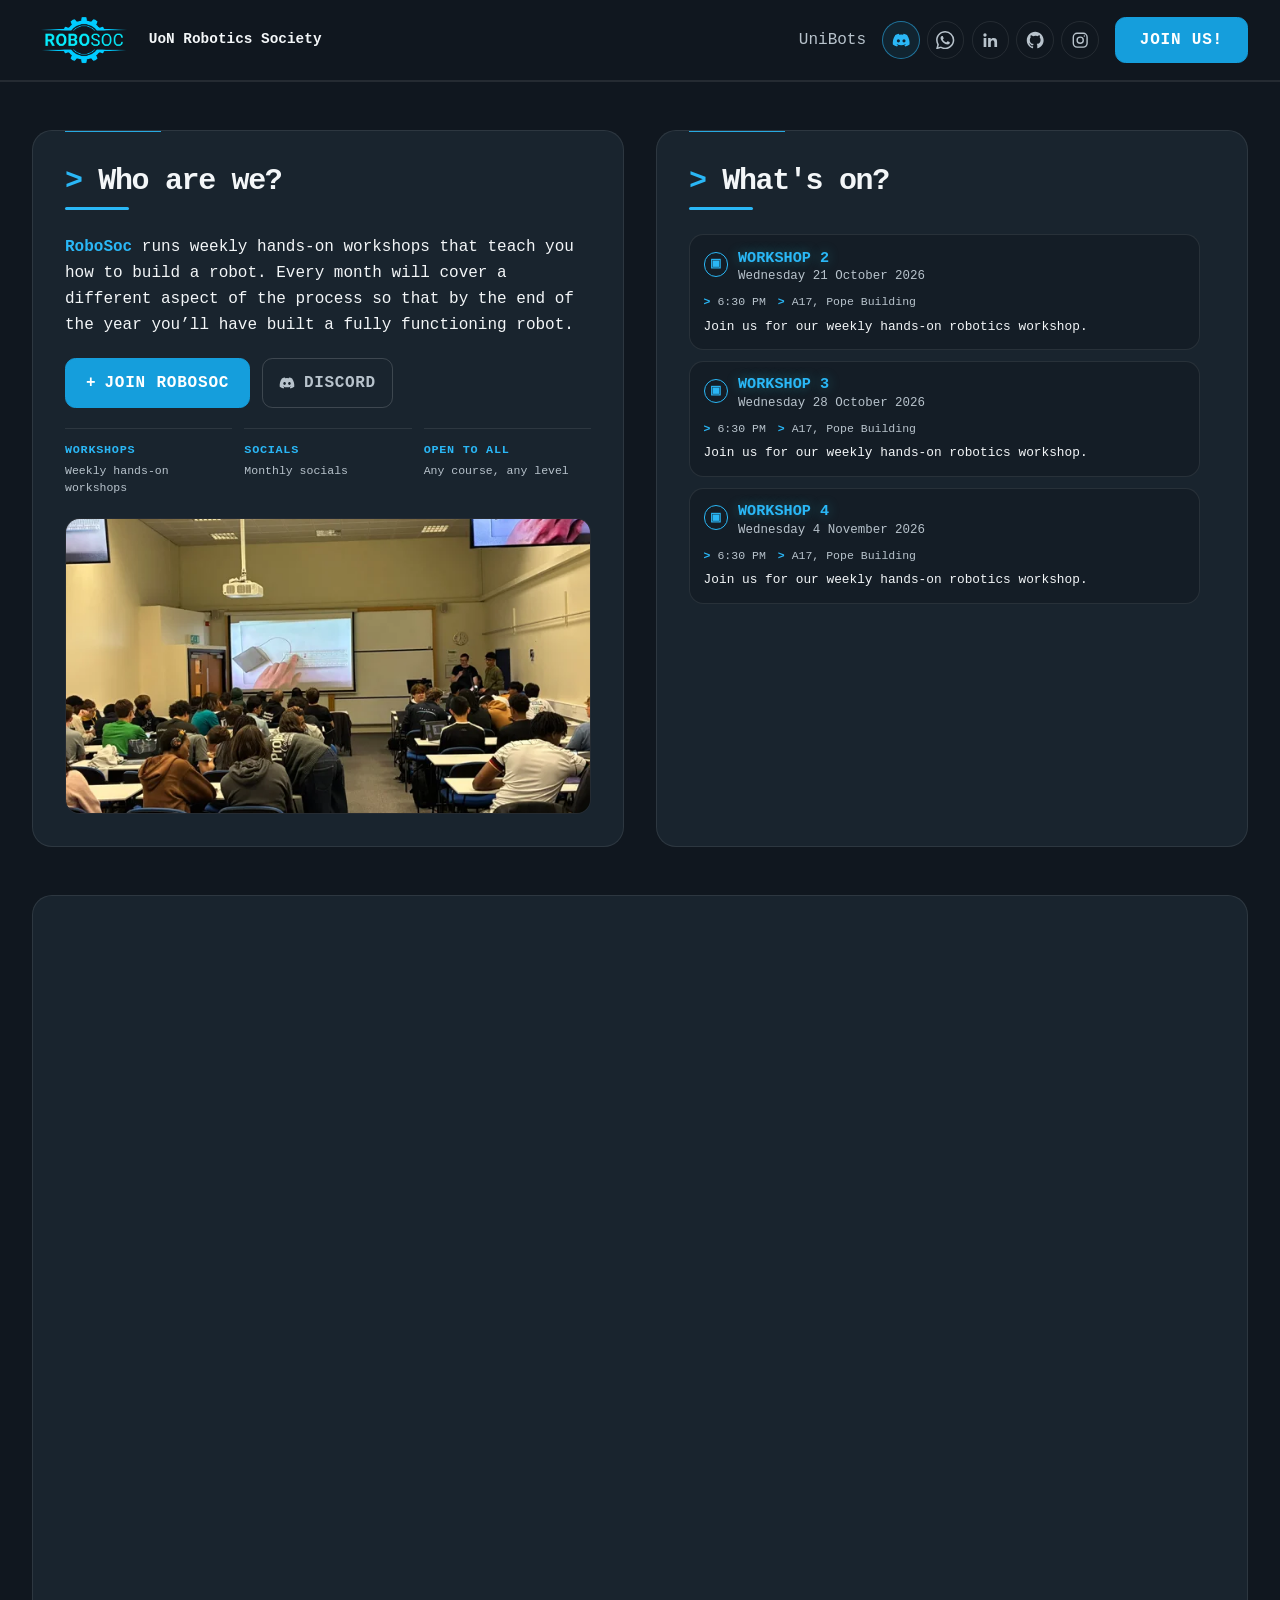
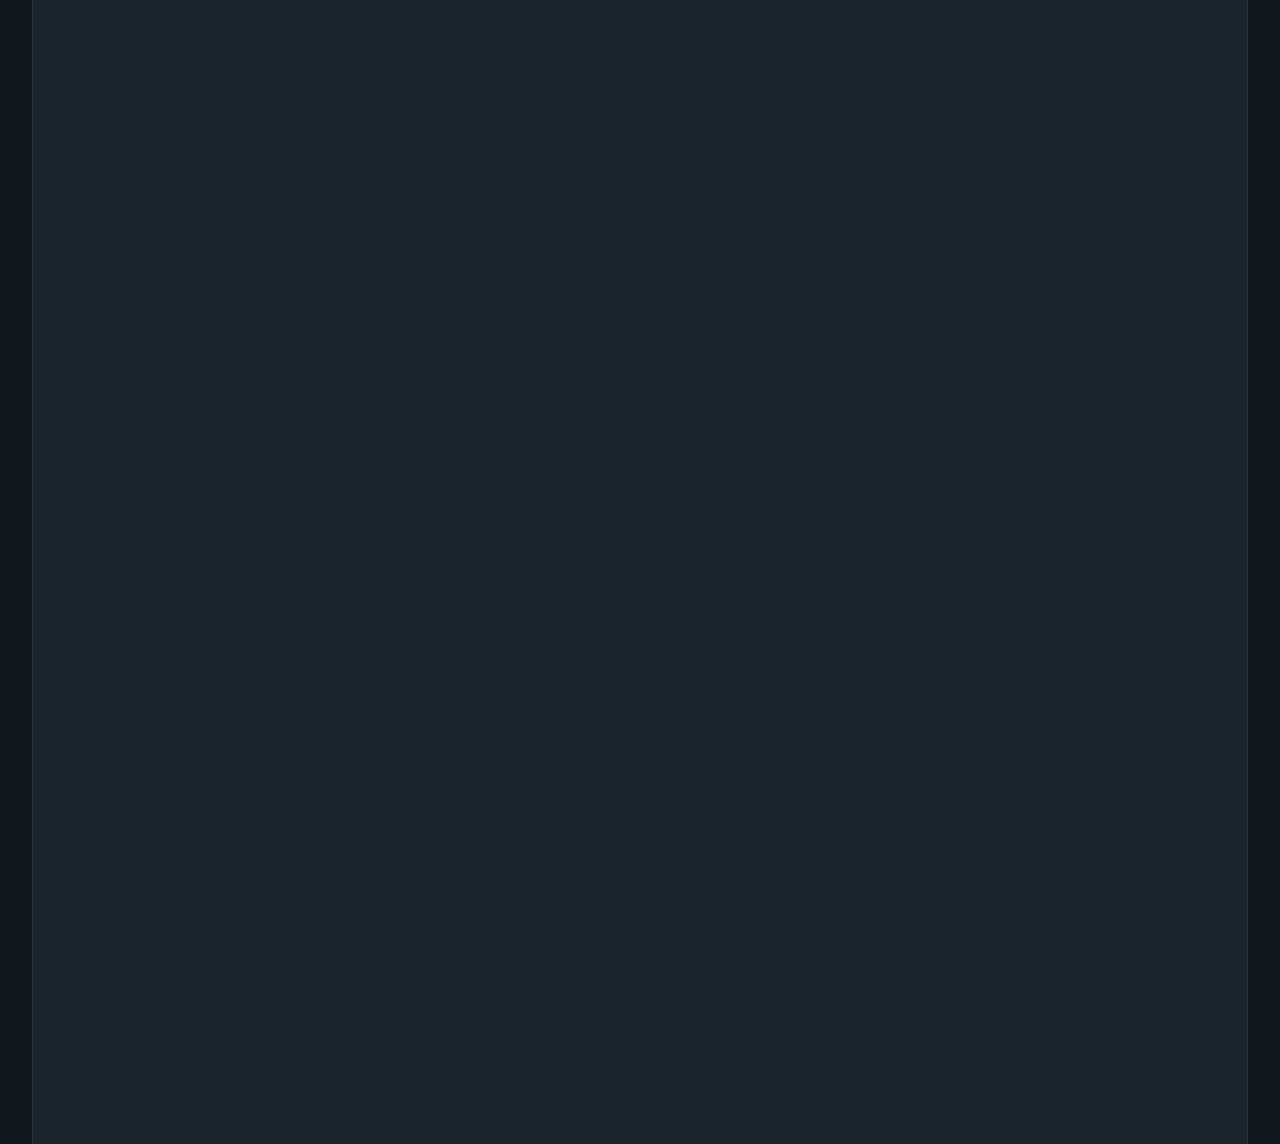
<file: index.html>
<!DOCTYPE html>
<html lang="en">
<head>
<meta charset="UTF-8">
<meta name="viewport" content="width=device-width, initial-scale=1.0">
<title>ROBO &gt; SOC | University Robotics Society</title>
<meta name="description" content="University of Nottingham Robotics Society: workshops, robotics projects and the UniBots competition, open to every student.">
<link rel="icon" href="assets/robosoc-logo-transparent.png" type="image/png">
<style data-tailwind-utilities>*,:after,:before{--tw-border-spacing-x:0;--tw-border-spacing-y:0;--tw-translate-x:0;--tw-translate-y:0;--tw-rotate:0;--tw-skew-x:0;--tw-skew-y:0;--tw-scale-x:1;--tw-scale-y:1;--tw-pan-x: ;--tw-pan-y: ;--tw-pinch-zoom: ;--tw-scroll-snap-strictness:proximity;--tw-gradient-from-position: ;--tw-gradient-via-position: ;--tw-gradient-to-position: ;--tw-ordinal: ;--tw-slashed-zero: ;--tw-numeric-figure: ;--tw-numeric-spacing: ;--tw-numeric-fraction: ;--tw-ring-inset: ;--tw-ring-offset-width:0px;--tw-ring-offset-color:#fff;--tw-ring-color:rgba(59,130,246,.5);--tw-ring-offset-shadow:0 0 #0000;--tw-ring-shadow:0 0 #0000;--tw-shadow:0 0 #0000;--tw-shadow-colored:0 0 #0000;--tw-blur: ;--tw-brightness: ;--tw-contrast: ;--tw-grayscale: ;--tw-hue-rotate: ;--tw-invert: ;--tw-saturate: ;--tw-sepia: ;--tw-drop-shadow: ;--tw-backdrop-blur: ;--tw-backdrop-brightness: ;--tw-backdrop-contrast: ;--tw-backdrop-grayscale: ;--tw-backdrop-hue-rotate: ;--tw-backdrop-invert: ;--tw-backdrop-opacity: ;--tw-backdrop-saturate: ;--tw-backdrop-sepia: ;--tw-contain-size: ;--tw-contain-layout: ;--tw-contain-paint: ;--tw-contain-style: }::backdrop{--tw-border-spacing-x:0;--tw-border-spacing-y:0;--tw-translate-x:0;--tw-translate-y:0;--tw-rotate:0;--tw-skew-x:0;--tw-skew-y:0;--tw-scale-x:1;--tw-scale-y:1;--tw-pan-x: ;--tw-pan-y: ;--tw-pinch-zoom: ;--tw-scroll-snap-strictness:proximity;--tw-gradient-from-position: ;--tw-gradient-via-position: ;--tw-gradient-to-position: ;--tw-ordinal: ;--tw-slashed-zero: ;--tw-numeric-figure: ;--tw-numeric-spacing: ;--tw-numeric-fraction: ;--tw-ring-inset: ;--tw-ring-offset-width:0px;--tw-ring-offset-color:#fff;--tw-ring-color:rgba(59,130,246,.5);--tw-ring-offset-shadow:0 0 #0000;--tw-ring-shadow:0 0 #0000;--tw-shadow:0 0 #0000;--tw-shadow-colored:0 0 #0000;--tw-blur: ;--tw-brightness: ;--tw-contrast: ;--tw-grayscale: ;--tw-hue-rotate: ;--tw-invert: ;--tw-saturate: ;--tw-sepia: ;--tw-drop-shadow: ;--tw-backdrop-blur: ;--tw-backdrop-brightness: ;--tw-backdrop-contrast: ;--tw-backdrop-grayscale: ;--tw-backdrop-hue-rotate: ;--tw-backdrop-invert: ;--tw-backdrop-opacity: ;--tw-backdrop-saturate: ;--tw-backdrop-sepia: ;--tw-contain-size: ;--tw-contain-layout: ;--tw-contain-paint: ;--tw-contain-style: }/*! tailwindcss v3.4.17 | MIT License | https://tailwindcss.com*/*,:after,:before{box-sizing:border-box;border:0 solid #e5e7eb}:after,:before{--tw-content:""}:host,html{line-height:1.5;-webkit-text-size-adjust:100%;-moz-tab-size:4;-o-tab-size:4;tab-size:4;font-family:ui-sans-serif,system-ui,sans-serif,Apple Color Emoji,Segoe UI Emoji,Segoe UI Symbol,Noto Color Emoji;font-feature-settings:normal;font-variation-settings:normal;-webkit-tap-highlight-color:transparent}body{margin:0;line-height:inherit}hr{height:0;color:inherit;border-top-width:1px}abbr:where([title]){-webkit-text-decoration:underline dotted;text-decoration:underline dotted}h1,h2,h3,h4,h5,h6{font-size:inherit;font-weight:inherit}a{color:inherit;text-decoration:inherit}b,strong{font-weight:bolder}code,kbd,pre,samp{font-family:ui-monospace,SFMono-Regular,Menlo,Monaco,Consolas,Liberation Mono,Courier New,monospace;font-feature-settings:normal;font-variation-settings:normal;font-size:1em}small{font-size:80%}sub,sup{font-size:75%;line-height:0;position:relative;vertical-align:baseline}sub{bottom:-.25em}sup{top:-.5em}table{text-indent:0;border-color:inherit;border-collapse:collapse}button,input,optgroup,select,textarea{font-family:inherit;font-feature-settings:inherit;font-variation-settings:inherit;font-size:100%;font-weight:inherit;line-height:inherit;letter-spacing:inherit;color:inherit;margin:0;padding:0}button,select{text-transform:none}button,input:where([type=button]),input:where([type=reset]),input:where([type=submit]){-webkit-appearance:button;background-color:transparent;background-image:none}:-moz-focusring{outline:auto}:-moz-ui-invalid{box-shadow:none}progress{vertical-align:baseline}::-webkit-inner-spin-button,::-webkit-outer-spin-button{height:auto}[type=search]{-webkit-appearance:textfield;outline-offset:-2px}::-webkit-search-decoration{-webkit-appearance:none}::-webkit-file-upload-button{-webkit-appearance:button;font:inherit}summary{display:list-item}blockquote,dd,dl,figure,h1,h2,h3,h4,h5,h6,hr,p,pre{margin:0}fieldset{margin:0}fieldset,legend{padding:0}menu,ol,ul{list-style:none;margin:0;padding:0}dialog{padding:0}textarea{resize:vertical}input::-moz-placeholder,textarea::-moz-placeholder{opacity:1;color:#9ca3af}input::placeholder,textarea::placeholder{opacity:1;color:#9ca3af}[role=button],button{cursor:pointer}:disabled{cursor:default}audio,canvas,embed,iframe,img,object,svg,video{display:block;vertical-align:middle}img,video{max-width:100%;height:auto}[hidden]:where(:not([hidden=until-found])){display:none}.absolute{position:absolute}.relative{position:relative}.sticky{position:sticky}.top-0{top:0}.isolate{isolation:isolate}.z-50{z-index:50}.mx-auto{margin-left:auto;margin-right:auto}.mb-1{margin-bottom:.25rem}.mb-12{margin-bottom:3rem}.mb-3{margin-bottom:.75rem}.mb-4{margin-bottom:1rem}.mb-6{margin-bottom:1.5rem}.mb-8{margin-bottom:2rem}.mt-12{margin-top:3rem}.mt-2{margin-top:.5rem}.block{display:block}.inline{display:inline}.flex{display:flex}.inline-flex{display:inline-flex}.table{display:table}.grid{display:grid}.hidden{display:none}.aspect-video{aspect-ratio:16/9}.h-0{height:0}.h-0\.5{height:.125rem}.h-20{height:5rem}.h-full{height:100%}.w-16{width:4rem}.w-full{width:100%}.max-w-7xl{max-width:80rem}.transform{transform:translate(var(--tw-translate-x),var(--tw-translate-y)) rotate(var(--tw-rotate)) skewX(var(--tw-skew-x)) skewY(var(--tw-skew-y)) scaleX(var(--tw-scale-x)) scaleY(var(--tw-scale-y))}.flex-col{flex-direction:column}.flex-wrap{flex-wrap:wrap}.items-start{align-items:flex-start}.items-end{align-items:flex-end}.items-center{align-items:center}.justify-center{justify-content:center}.justify-between{justify-content:space-between}.gap-1{gap:.25rem}.gap-2{gap:.5rem}.gap-4{gap:1rem}.gap-8{gap:2rem}.space-y-2>:not([hidden])~:not([hidden]){--tw-space-y-reverse:0;margin-top:calc(.5rem*(1 - var(--tw-space-y-reverse)));margin-bottom:calc(.5rem*var(--tw-space-y-reverse))}.space-y-3>:not([hidden])~:not([hidden]){--tw-space-y-reverse:0;margin-top:calc(.75rem*(1 - var(--tw-space-y-reverse)));margin-bottom:calc(.75rem*var(--tw-space-y-reverse))}.space-y-4>:not([hidden])~:not([hidden]){--tw-space-y-reverse:0;margin-top:calc(1rem*(1 - var(--tw-space-y-reverse)));margin-bottom:calc(1rem*var(--tw-space-y-reverse))}.overflow-hidden{overflow:hidden}.whitespace-nowrap{white-space:nowrap}.text-wrap{text-wrap:wrap}.rounded{border-radius:.25rem}.border{border-width:1px}.border-b-2{border-bottom-width:2px}.border-t{border-top-width:1px}.border-t-2{border-top-width:2px}.border-\[\#1B3442\]{--tw-border-opacity:1;border-color:rgb(27 52 66/var(--tw-border-opacity,1))}.bg-\[\#08141A\]{--tw-bg-opacity:1;background-color:rgb(8 20 26/var(--tw-bg-opacity,1))}.bg-\[\#11232E\]{--tw-bg-opacity:1;background-color:rgb(17 35 46/var(--tw-bg-opacity,1))}.bg-\[\#19C8E2\]{--tw-bg-opacity:1;background-color:rgb(25 200 226/var(--tw-bg-opacity,1))}.object-cover{-o-object-fit:cover;object-fit:cover}.p-2{padding:.5rem}.p-5{padding:1.25rem}.p-6{padding:1.5rem}.p-8{padding:2rem}.px-4{padding-left:1rem;padding-right:1rem}.px-5{padding-left:1.25rem;padding-right:1.25rem}.px-6{padding-left:1.5rem;padding-right:1.5rem}.py-2\.5{padding-top:.625rem;padding-bottom:.625rem}.py-3{padding-top:.75rem;padding-bottom:.75rem}.py-8{padding-top:2rem;padding-bottom:2rem}.pt-6{padding-top:1.5rem}.text-center{text-align:center}.text-2xl{font-size:1.5rem;line-height:2rem}.text-sm{font-size:.875rem;line-height:1.25rem}.text-xs{font-size:.75rem;line-height:1rem}.font-bold{font-weight:700}.uppercase{text-transform:uppercase}.leading-relaxed{line-height:1.625}.text-\[\#19C8E2\]{--tw-text-opacity:1;color:rgb(25 200 226/var(--tw-text-opacity,1))}.text-\[\#5A7A86\]{--tw-text-opacity:1;color:rgb(90 122 134/var(--tw-text-opacity,1))}.text-\[\#7FA3B0\]{--tw-text-opacity:1;color:rgb(127 163 176/var(--tw-text-opacity,1))}.text-\[\#D6EEF4\]{--tw-text-opacity:1;color:rgb(214 238 244/var(--tw-text-opacity,1))}.underline{text-decoration-line:underline}.outline{outline-style:solid}.blur{--tw-blur:blur(8px)}.blur,.filter{filter:var(--tw-blur) var(--tw-brightness) var(--tw-contrast) var(--tw-grayscale) var(--tw-hue-rotate) var(--tw-invert) var(--tw-saturate) var(--tw-sepia) var(--tw-drop-shadow)}.backdrop-filter{-webkit-backdrop-filter:var(--tw-backdrop-blur) var(--tw-backdrop-brightness) var(--tw-backdrop-contrast) var(--tw-backdrop-grayscale) var(--tw-backdrop-hue-rotate) var(--tw-backdrop-invert) var(--tw-backdrop-opacity) var(--tw-backdrop-saturate) var(--tw-backdrop-sepia);backdrop-filter:var(--tw-backdrop-blur) var(--tw-backdrop-brightness) var(--tw-backdrop-contrast) var(--tw-backdrop-grayscale) var(--tw-backdrop-hue-rotate) var(--tw-backdrop-invert) var(--tw-backdrop-opacity) var(--tw-backdrop-saturate) var(--tw-backdrop-sepia)}.transition{transition-property:color,background-color,border-color,text-decoration-color,fill,stroke,opacity,box-shadow,transform,filter,-webkit-backdrop-filter;transition-property:color,background-color,border-color,text-decoration-color,fill,stroke,opacity,box-shadow,transform,filter,backdrop-filter;transition-property:color,background-color,border-color,text-decoration-color,fill,stroke,opacity,box-shadow,transform,filter,backdrop-filter,-webkit-backdrop-filter;transition-timing-function:cubic-bezier(.4,0,.2,1);transition-duration:.15s}.hover\:bg-\[\#11232E\]:hover{--tw-bg-opacity:1;background-color:rgb(17 35 46/var(--tw-bg-opacity,1))}.hover\:text-\[\#19C8E2\]:hover{--tw-text-opacity:1;color:rgb(25 200 226/var(--tw-text-opacity,1))}@media (min-width:640px){.sm\:grid-cols-3{grid-template-columns:repeat(3,minmax(0,1fr))}.sm\:flex-row{flex-direction:row}.sm\:p-8{padding:2rem}.sm\:px-6{padding-left:1.5rem;padding-right:1.5rem}.sm\:text-3xl{font-size:1.875rem;line-height:2.25rem}}@media (min-width:768px){.md\:flex{display:flex}.md\:hidden{display:none}}@media (min-width:1024px){.lg\:grid-cols-2{grid-template-columns:repeat(2,minmax(0,1fr))}.lg\:px-8{padding-left:2rem;padding-right:2rem}.lg\:py-12{padding-top:3rem;padding-bottom:3rem}}

</style>
<style>
    :root {
        --bg: #17262D;
        --bg-light: #26373F;
        --surface: #2B3D45;
        --surface-deep: #22333B;
        --green: #43D6E6;
        --green-dark: #27B8C8;
        --amber: #F2B84B;
        --text: #F2F5F6;
        --text-dim: #C3CDD0;
        --border: #425760;
        --text-muted: #91A6AF;
        --shadow: 0 24px 70px rgba(0, 0, 0, 0.34);
    }
    
    * {
        box-sizing: border-box;
    }
    
    html, body {
        overflow-x: hidden;
        max-width: 100%;
        width: 100%;
    }

    html {
        scroll-padding-top: 7rem;
    }
    
    body {
        font-family: ui-monospace, SFMono-Regular, Consolas, 'Liberation Mono', monospace;
        background-color: var(--bg);
        background-image: url("data:image/svg+xml,%3Csvg xmlns='http://www.w3.org/2000/svg' width='48' height='48' viewBox='0 0 48 48'%3E%3Cpath d='M48 0H0V48' fill='none' stroke='%23AFC0C5' stroke-opacity='.07' stroke-width='1'/%3E%3C/svg%3E");
        background-size: 48px 48px;
        color: var(--text);
        scroll-behavior: smooth;
        min-height: 100vh;
        text-rendering: optimizeLegibility;
    }

    ::selection { background: var(--green); color: #031116; }
    
    img, video, iframe, canvas, svg, table, pre {
        max-width: 100%;
        height: auto;
    }
    
    .terminal-text {
        color: var(--green);
    }

    /* Tiny local icon set: avoids downloading the complete Font Awesome CSS and fonts. */
    .fa-solid,
    .fa-regular,
    .fa-brands {
        display: inline-block;
        width: 1.15em;
        font-style: normal;
        font-weight: 800;
        line-height: 1;
        text-align: center;
    }

    .fa-xmark::before { content: "\00D7"; }
    .fa-bars::before { content: "\2630"; }
    .fa-calendar::before { content: "\25A3"; }
    .fa-trophy::before { content: "\2605"; }
    .fa-arrow-right::before,
    .fa-arrow-right-long::before { content: "\2192"; }
    .fa-id-card::before { content: "\25A4"; }
    .fa-discord::before { content: "\25C9"; }
    .fa-instagram::before { content: "\25CE"; }
    .fa-graduation-cap::before { content: "\25B2"; }
    .fa-message::before { content: "\25C6"; }
    .fa-circle::before { content: "\2022"; }
    
    .btn-join {
        background: var(--green);
        color: #031116;
        border: 1px solid rgba(255, 255, 255, 0.5);
        border-radius: 0.65rem !important;
        box-shadow: 0 8px 22px rgba(21, 196, 215, 0.16);
        transition: transform 0.2s ease, box-shadow 0.2s ease, background 0.2s ease;
        font-weight: 800;
        text-transform: uppercase;
        letter-spacing: 0.05em;
    }
    
    .btn-join:hover {
        background: var(--green-dark);
        transform: translateY(-2px);
        box-shadow: 0 10px 28px rgba(50, 224, 244, 0.34);
    }

    .btn-join:focus-visible,
    a:focus-visible,
    button:focus-visible {
        outline: 2px solid var(--green);
        outline-offset: 4px;
    }
    
    .nav-link {
        color: var(--text);
        position: relative;
        transition: color 0.2s ease;
        font-weight: 500;
    }
    
    .nav-link:hover {
        color: var(--green);
    }

    .nav-link::after {
        content: '';
        position: absolute;
        left: 0;
        right: 100%;
        bottom: -0.45rem;
        height: 2px;
        background: var(--green);
        transition: right 0.2s ease;
    }

    .nav-link:hover::after { right: 0; }
    
    .section-border {
        position: relative;
        isolation: isolate;
        overflow: hidden;
        border: 1px solid rgba(128, 148, 155, 0.32);
        border-radius: 1.25rem !important;
        background: var(--surface) !important;
        box-shadow: var(--shadow), inset 0 1px 0 rgba(255, 255, 255, 0.035);
        transition: border-color 0.25s ease, transform 0.25s ease, box-shadow 0.25s ease;
    }

    .section-border::before {
        content: '';
        position: absolute;
        z-index: 1;
        top: 0;
        left: 2rem;
        width: 6rem;
        height: 1px;
        background: var(--green);
        box-shadow: 0 0 16px rgba(59, 232, 247, 0.7);
    }

    .section-border h2 {
        letter-spacing: -0.045em;
        text-wrap: balance;
    }

    .section-border .h-0\.5 {
        height: 3px;
        border-radius: 999px;
        box-shadow: 0 0 12px rgba(59, 232, 247, 0.45);
    }
    
    .event-row {
        border-bottom: 1px solid var(--border);
        transition: background 0.2s ease;
    }
    
    .event-row:hover {
        background: var(--bg-light);
    }
    
    .event-row:last-child {
        border-bottom: none;
    }
    
    .cursor-blink::after {
        content: '_';
        animation: blink 1s step-end infinite;
        color: var(--green);
    }
    
    @keyframes blink {
        50% { opacity: 0; }
    }
    
    .logo-glitch {
        position: relative;
        font-weight: 800;
    }
    
    .green-glow {
        text-shadow: 0 0 12px rgba(50, 224, 244, 0.6);
    }
    
    .skip-link {
        position: absolute;
        top: -40px;
        left: 0;
        background: var(--green);
        color: #000;
        padding: 8px;
        text-decoration: none;
        z-index: 100;
        font-weight: 700;
    }
    
    .skip-link:focus {
        top: 0;
    }

    .section-border:hover {
        border-color: rgba(126, 159, 166, 0.58);
    }

    /* Balanced neutral palette while preserving the original utility classes. */
    .bg-\[\#08141A\] { background-color: var(--bg) !important; }
    .bg-\[\#11232E\] { background-color: var(--bg-light) !important; }
    .text-\[\#D6EEF4\] { color: var(--text) !important; }
    .text-\[\#7FA3B0\] { color: var(--text-dim) !important; }
    .text-\[\#5A7A86\] { color: var(--text-muted) !important; }
    .text-\[\#19C8E2\] { color: var(--green) !important; }
    .bg-\[\#19C8E2\] { background-color: var(--green) !important; }
    .border-\[\#1B3442\] { border-color: var(--border) !important; }
    .border-\[\#19C8E2\] { border-color: var(--green) !important; }
    .hover\:text-\[\#19C8E2\]:hover { color: var(--green) !important; }
    .hover\:bg-\[\#11232E\]:hover { background-color: var(--bg-light) !important; }

    header {
        background: #14242B !important;
        border-color: rgba(141, 158, 164, 0.2) !important;
        backdrop-filter: blur(18px) saturate(1.2);
        box-shadow: 0 8px 35px rgba(0, 0, 0, 0.24);
    }

    .brand-logo {
        width: 4rem;
        height: 4rem;
        border-color: var(--green) !important;
        border-radius: 0.7rem !important;
        box-shadow: 0 0 0 1px rgba(59, 232, 247, 0.12), 0 0 22px rgba(50, 224, 244, 0.2);
        transition: transform 0.2s ease, box-shadow 0.2s ease;
    }

    .brand-logo:hover {
        transform: translateY(-1px);
        box-shadow: 0 0 0 1px rgba(59, 232, 247, 0.24), 0 0 28px rgba(50, 224, 244, 0.3);
    }

    .media-frame {
        border-radius: 0.9rem !important;
        border-color: rgba(128, 148, 155, 0.34) !important;
        box-shadow: 0 14px 36px rgba(0, 0, 0, 0.28);
    }

    .media-frame img {
        transition: transform 0.6s ease, filter 0.4s ease;
        filter: saturate(0.92) contrast(1.04);
    }

    .media-frame:hover img {
        transform: scale(1.025);
        filter: saturate(1.04) contrast(1.04);
    }

    .competition-gallery {
        display: grid;
        grid-template-columns: minmax(0, 1.55fr) minmax(9rem, 0.9fr);
        gap: 0.75rem;
        height: clamp(18rem, 27vw, 22rem);
    }

    .competition-gallery .media-frame {
        min-width: 0;
        height: 100%;
        overflow: hidden;
    }

    .competition-gallery img {
        width: 100%;
        height: 100%;
        object-fit: cover;
    }

    .competition-gallery__workshop img {
        object-position: center;
    }

    .competition-gallery__robot img {
        object-position: center 48%;
    }

    .about-card {
        display: flex;
        flex-direction: column;
    }

    .about-card .about-media {
        margin-top: 1.35rem;
    }

    .about-actions {
        display: flex;
        flex-wrap: wrap;
        gap: 0.75rem;
        margin: 1.25rem 0;
    }

    .btn-outline {
        display: inline-flex;
        align-items: center;
        gap: 0.55rem;
        min-height: 44px;
        padding: 0.7rem 1rem;
        border: 1px solid var(--green);
        border-radius: 0.65rem;
        background: rgba(67, 214, 230, 0.025);
        color: var(--green);
        font-weight: 800;
        text-transform: uppercase;
        letter-spacing: 0.04em;
        transition: color 0.2s ease, background 0.2s ease, transform 0.2s ease;
    }

    .btn-outline:hover {
        color: #031116;
        background: var(--green);
        transform: translateY(-2px);
    }

    .about-highlights {
        display: grid;
        grid-template-columns: repeat(3, minmax(0, 1fr));
        gap: 0.75rem;
        margin-top: 0;
    }

    .about-highlight {
        min-width: 0;
        padding-top: 0.8rem;
        border-top: 1px solid var(--border);
        color: var(--text-dim);
        font-size: 0.72rem;
        line-height: 1.45;
    }

    .about-highlight strong {
        display: block;
        margin-bottom: 0.25rem;
        color: var(--green);
        font-size: 0.74rem;
        letter-spacing: 0.06em;
    }

    .committee-photo {
        width: 9rem;
        height: 9rem;
        flex: 0 0 auto;
        margin: 0 auto 1rem;
        border: 1px solid rgba(67, 214, 230, 0.68);
        border-radius: 9999px;
        background-repeat: no-repeat;
        background-size: 255% auto;
        box-shadow: 0 0 0 4px rgba(255, 255, 255, 0.035), 0 0 18px rgba(67, 214, 230, 0.1);
    }

    .committee-photo--ywen {
        background-position: 15% 41%;
    }

    .committee-photo--dylan {
        background-position: 83% 41%;
    }

    .committee-photo--numa {
        background-position: 15% 41%;
    }

    .committee-photo--dua {
        background-position: 83% 41%;
    }

    .committee-photo--nana {
        background-position: 15% 41%;
    }

    .committee-photo--khoo {
        background-position: 83% 41%;
    }

    .committee-photo--renato {
        background-position: 15% 41%;
    }

    .committee-photo--yashas {
        background-position: 83% 41%;
    }

    .committee-photo--liew {
        background-position: 15% 41%;
    }

    .committee-photo--finian {
        background-position: 83% 41%;
    }

    .committee-rail {
        display: grid;
        grid-auto-flow: column;
        grid-auto-columns: minmax(175px, calc((100% - 4rem) / 5));
        gap: 1rem;
        overflow-x: auto;
        overscroll-behavior-inline: contain;
        scroll-snap-type: inline mandatory;
        scrollbar-width: thin;
        scrollbar-color: var(--green) var(--bg);
        padding: 0.2rem 0 1.15rem;
    }

    .committee-rail::-webkit-scrollbar {
        height: 0.65rem;
    }

    .committee-rail::-webkit-scrollbar-track {
        background: var(--bg);
        border-radius: 9999px;
    }

    .committee-rail::-webkit-scrollbar-thumb {
        background: var(--green);
        border: 2px solid var(--bg);
        border-radius: 9999px;
    }

    .committee-rail > div {
        scroll-snap-align: start;
        min-height: 13rem;
        padding: 0.5rem;
        text-align: center;
        border: 0 !important;
        border-radius: 0 !important;
        background: transparent !important;
        transition: transform 0.22s ease;
    }

    .committee-rail > div:hover {
        transform: translateY(-3px);
    }

    .committee-rail .text-xs {
        display: none;
    }

    .committee-rail:focus-visible {
        outline: 2px solid var(--green);
        outline-offset: 0.35rem;
    }

    #competition,
    #committee,
    footer {
        content-visibility: auto;
    }

    #competition { contain-intrinsic-size: auto 680px; }
    #committee { contain-intrinsic-size: auto 390px; }
    footer { contain-intrinsic-size: auto 310px; }

    /* UniBots gets the page's restrained warm accent. */
    .unibots-highlight {
        border-color: rgba(242, 184, 75, 0.42) !important;
        box-shadow: 0 0 0 1px rgba(242, 184, 75, 0.06) inset,
                    0 24px 70px rgba(0, 0, 0, 0.34),
                    0 0 48px rgba(242, 184, 75, 0.025);
    }

    .unibots-highlight::before {
        background: var(--amber);
        box-shadow: 0 0 14px rgba(242, 184, 75, 0.48);
    }

    #unibots {
        border-radius: 0.9rem !important;
        background: #292820 !important;
        box-shadow: inset 0 0 30px rgba(242, 184, 75, 0.018);
    }

    .events-feed {
        display: grid;
        gap: 1rem;
    }

    .event-card {
        padding: 1.15rem;
        border: 1px solid rgba(128, 148, 155, 0.3);
        border-radius: 0.9rem;
        background: var(--surface-deep);
        box-shadow: inset 0 0 28px rgba(255, 255, 255, 0.012);
    }

    .event-card--featured {
        border: 2px solid rgba(242, 184, 75, 0.78);
        background: #292820;
    }

    .event-card__header {
        display: flex;
        align-items: flex-start;
        gap: 0.8rem;
        margin-bottom: 0.7rem;
    }

    .event-card__header > i {
        margin-top: 0.2rem;
        color: var(--green);
        font-size: 1.15rem;
    }

    .event-card--featured .event-card__header > i {
        color: var(--amber);
    }

    .event-card__title {
        color: var(--green);
        font-size: 1.15rem;
        font-weight: 800;
        line-height: 1.3;
        text-transform: uppercase;
        text-shadow: 0 0 12px rgba(50, 224, 244, 0.35);
    }

    .event-card--featured .event-card__title {
        color: var(--amber);
        text-shadow: 0 0 12px rgba(242, 184, 75, 0.2);
    }

    .event-card__date {
        color: var(--text-dim);
        font-size: 0.78rem;
        line-height: 1.4;
    }

    .event-card__meta {
        display: flex;
        flex-wrap: wrap;
        gap: 0.45rem 1rem;
        margin-bottom: 0.8rem;
        color: var(--text-muted);
        font-size: 0.72rem;
    }

    .event-card--featured .event-card__meta {
        display: none;
    }

    .event-card__meta span::before {
        content: '> ';
        color: var(--green);
        font-weight: 800;
    }

    .event-card__summary {
        margin-bottom: 0.9rem;
        color: var(--text);
        font-size: 0.85rem;
        line-height: 1.65;
    }

    .event-card__image {
        width: 100%;
        aspect-ratio: 16 / 10;
        margin-bottom: 0.9rem;
        border: 1px solid rgba(72, 129, 142, 0.5);
        border-radius: 0.65rem;
        object-fit: cover;
    }

    .event-card__tags {
        display: flex;
        flex-wrap: wrap;
        gap: 0.4rem;
        margin-bottom: 0.9rem;
    }

    .event-card__tag {
        padding: 0.25rem 0.5rem;
        border: 1px solid rgba(59, 232, 247, 0.22);
        border-radius: 0.35rem;
        color: var(--text-dim);
        background: rgba(59, 232, 247, 0.045);
        font-size: 0.65rem;
    }

    .event-card__link {
        display: inline-flex;
        align-items: center;
        gap: 0.55rem;
        color: var(--green);
        font-size: 0.78rem;
        font-weight: 800;
        text-transform: uppercase;
        letter-spacing: 0.035em;
    }

    .event-card__link:hover {
        text-decoration: underline;
    }
    .event-card__link i { font-size: 0.7rem; }

    .scroll-hint {
        display: inline-flex;
        align-items: center;
        gap: 0.5rem;
        color: var(--text-muted);
        font-size: 0.7rem;
        font-weight: 700;
        letter-spacing: 0.1em;
        white-space: nowrap;
    }

    .scroll-hint i { color: var(--green); }

    footer {
        background: #14242B;
        border-color: rgba(141, 158, 164, 0.2) !important;
    }

    footer a { transition: color 0.2s ease; }

    footer .social-link {
        display: inline-flex;
        align-items: center;
        gap: 0.55rem;
    }

    /* Mobile layout: preserve the desktop system, only change flow and scale. */
    @media (max-width: 768px) {
        header nav > div:first-child {
            height: 4.5rem;
        }

        .brand-logo {
            width: 3.6rem !important;
            height: 3.6rem !important;
            flex: 0 0 auto;
            box-shadow:
                0 0 0 1px rgba(59, 232, 247, 0.3),
                0 0 26px rgba(50, 224, 244, 0.36);
        }

        .header-logo-link {
            transition: opacity 0.2s ease;
        }

        header.mobile-menu-open .header-logo-link {
            visibility: hidden;
            opacity: 0;
            pointer-events: none;
        }

        #mobile-menu {
            width: calc(100% + 2rem);
            max-height: calc(100vh - 4.5rem);
            margin: 0 -1rem;
            padding: 1.15rem 1rem 1.5rem;
            overflow-y: auto;
            border-color: rgba(141, 158, 164, 0.24) !important;
            background: #21333B;
            box-shadow: 0 20px 45px rgba(0, 8, 12, 0.42);
        }

        .mobile-menu-brand {
            position: relative;
            display: grid;
            place-items: center;
            min-height: 8.75rem;
            margin-bottom: 1rem;
            overflow: hidden;
            border: 1px solid rgba(141, 158, 164, 0.24);
            border-radius: 0.85rem;
            background: #2C4049;
        }

        .mobile-menu-brand::after {
            content: "";
            position: absolute;
            pointer-events: none;
        }

        .mobile-menu-brand::after {
            width: 70%;
            height: 1px;
            bottom: 0.8rem;
            background: var(--green);
            opacity: 0.58;
            box-shadow: 0 0 12px rgba(50, 224, 244, 0.72);
        }

        .mobile-menu-logo {
            position: relative;
            z-index: 1;
            width: 7.15rem;
            height: 7.15rem;
            border: 1px solid var(--green);
            border-radius: 1rem;
            object-fit: cover;
            box-shadow:
                0 0 0 5px rgba(59, 232, 247, 0.06),
                0 0 38px rgba(50, 224, 244, 0.48);
        }

        #mobile-menu .nav-link::after { display: none; }

        #mobile-menu .nav-link::before {
            content: ">";
            margin-right: 0.75rem;
            color: var(--green);
            font-weight: 900;
        }

        #mobile-menu-btn {
            min-width: 44px;
            min-height: 44px;
            flex: 0 0 auto;
            border: 1px solid transparent;
            transition: border-color 0.2s ease, background 0.2s ease, box-shadow 0.2s ease;
        }

        header.mobile-menu-open #mobile-menu-btn {
            border-color: rgba(59, 232, 247, 0.46);
            background: rgba(59, 232, 247, 0.08);
            box-shadow: 0 0 18px rgba(50, 224, 244, 0.18);
        }

        #mobile-menu .nav-link,
        #mobile-menu .btn-join {
            min-height: 48px;
            display: flex;
            align-items: center;
        }

        #mobile-menu .nav-link {
            padding: 0.7rem 0.55rem;
            border-bottom: 1px solid rgba(141, 158, 164, 0.17);
            color: var(--text);
            font-size: 1rem;
            font-weight: 800;
            letter-spacing: 0.035em;
        }

        #mobile-menu .btn-join {
            width: 100%;
            justify-content: center;
            margin-bottom: 0.35rem;
            font-size: 1rem !important;
            box-shadow: 0 0 24px rgba(50, 224, 244, 0.24);
        }

        main {
            padding-top: 1.25rem !important;
            padding-bottom: 2rem !important;
        }

        main > .grid:first-child {
            gap: 1.25rem !important;
            margin-bottom: 1.25rem !important;
        }

        .about-actions {
            display: flex;
            gap: 0.65rem;
        }

        .about-actions a {
            width: auto;
        }

        .about-highlights {
            grid-template-columns: minmax(0, 1fr);
            gap: 0.55rem;
        }

        .about-highlight {
            display: grid;
            grid-template-columns: 5.5rem minmax(0, 1fr);
            gap: 0.7rem;
            align-items: start;
        }

        .section-border {
            width: 100%;
            min-width: 0;
            border-radius: 1rem !important;
        }

        .section-border.p-6,
        .section-border.sm\:p-8 {
            padding: 1.25rem !important;
        }

        h2 {
            font-size: 1.5rem !important;
            line-height: 1.25;
        }

        h3 {
            font-size: 1.1rem !important;
        }

        p {
            line-height: 1.65;
        }

        #unibots .flex.items-start {
            align-items: flex-start;
        }

        #unibots p,
        #unibots a {
            font-size: .875rem !important;
        }

        .event-row {
            padding: .9rem .25rem !important;
        }

        .event-row .flex {
            flex-wrap: nowrap !important;
            align-items: center !important;
        }

        .event-row .whitespace-nowrap {
            white-space: nowrap !important;
            margin-top: 0;
        }

        #competition .grid {
            grid-template-columns: minmax(0, 1fr) !important;
            gap: 1.5rem !important;
        }

        #competition .competition-gallery {
            order: initial;
            height: 15rem;
        }

        #competition .space-y-3 > div {
            line-height: 1.55;
        }

        #committee {
            margin-bottom: 1.25rem !important;
        }

        #committee .committee-rail {
            grid-template-columns: none !important;
            grid-auto-columns: minmax(175px, 60vw);
            gap: .75rem !important;
        }

        #committee .committee-rail > div {
            min-width: 0;
            padding: .5rem !important;
            min-height: 12rem;
        }

        #committee .committee-photo {
            width: 7.5rem !important;
            height: 7.5rem !important;
        }

        .btn-join,
        .btn-outline {
            min-height: 48px;
            padding: .8rem 1.1rem !important;
            font-size: .875rem !important;
            text-align: center;
        }

        footer .grid {
            grid-template-columns: minmax(0, 1fr) !important;
            gap: 1.5rem !important;
        }

        footer .grid > div {
            min-width: 0;
        }

        .scroll-hint span { display: none; }
    }

    @media (max-width: 640px) {
        #competition .competition-gallery {
            grid-template-columns: minmax(0, 1.55fr) minmax(6.5rem, 0.9fr);
            height: 12rem;
            gap: 0.65rem;
        }

        .competition-gallery__workshop {
            aspect-ratio: auto;
        }

        .competition-gallery__robot {
            width: 100%;
            aspect-ratio: auto;
            justify-self: stretch;
        }

        .competition-gallery__robot img {
            object-position: center 42%;
        }
    }

    @media (max-width: 480px) {
        .logo-text {
            font-size: 1.45rem !important;
        }

        header .gap-4 {
            gap: .65rem !important;
        }

        main,
        header nav,
        footer > div {
            padding-left: .75rem !important;
            padding-right: .75rem !important;
        }

        .section-border.p-6,
        .section-border.sm\:p-8 {
            padding: 1rem !important;
        }

        #committee .committee-rail {
            grid-template-columns: none !important;
            grid-auto-columns: minmax(165px, 70%);
        }

        .event-row .font-bold {
            font-size: .875rem;
        }

        .event-row .text-xs {
            font-size: .7rem;
        }

        .event-row .terminal-text {
            font-size: .75rem;
        }

        .section-border::before {
            left: 1rem;
            width: 4rem;
        }
    }

    @media (prefers-reduced-motion: reduce) {
        *, *::before, *::after {
            scroll-behavior: auto !important;
            animation-duration: 0.01ms !important;
            animation-iteration-count: 1 !important;
            transition-duration: 0.01ms !important;
        }
    }
</style>
<style data-robosoc-visual-system>
/*
 * RoboSoc visual simplification layer.
 *
 * Deliberately visual-only: this file does not change dimensions, grid tracks,
 * gaps, padding, aspect ratios, breakpoints, or interaction behavior from the
 * agent/robosoc-site-polish branch.
 */

:root {
    --bg: #10171f;
    --bg-light: #18222c;
    --surface: #19242e;
    --surface-deep: #141d26;
    --green: #2ab7f6;
    --green-dark: #129bd9;
    --amber: #2ab7f6;
    --text: #f3f6f8;
    --text-dim: #b8c3cc;
    --text-muted: #7d8b96;
    --border: rgba(255, 255, 255, 0.085);
    --action: #159edc;
    --action-hover: #0c83bb;
    --ink: #ffffff;
    --shadow: none;
}

body {
    background-color: var(--bg);
    background-image: none;
}

main,
section,
article,
header,
footer,
.event-card__header > div,
.committee-member {
    min-width: 0;
}

p,
h1,
h2,
h3,
a,
.event-card__meta,
.event-card__tag,
.committee-member {
    overflow-wrap: anywhere;
}

img {
    display: block;
}

::selection {
    background: var(--green);
    color: #071119;
}

.green-glow {
    text-shadow: none;
}

header {
    background: rgba(16, 23, 31, 0.96) !important;
    border-color: var(--border) !important;
    box-shadow: none;
    backdrop-filter: blur(16px);
}

.brand-logo,
.brand-logo:hover {
    border-color: rgba(42, 183, 246, 0.32) !important;
    box-shadow: none;
}

.brand-logo:hover {
    transform: none;
}

.nav-link {
    color: var(--text-dim);
}

.nav-link:hover {
    color: var(--text);
}

.nav-link::after {
    background: var(--green);
}

.btn-join {
    border-color: var(--action);
    background: var(--action);
    color: var(--ink);
    box-shadow: none;
}

.btn-join:hover {
    border-color: var(--action-hover);
    background: var(--action-hover);
    box-shadow: none;
    transform: none;
}

.btn-outline {
    border-color: rgba(255, 255, 255, 0.16);
    background: transparent;
    color: var(--text-dim);
}

.btn-outline:hover {
    border-color: rgba(42, 183, 246, 0.55);
    background: rgba(42, 183, 246, 0.055);
    color: var(--text);
    transform: none;
}

.section-border {
    border-color: var(--border);
    background: var(--surface) !important;
    box-shadow: none;
}

.section-border:hover {
    border-color: rgba(255, 255, 255, 0.13);
    transform: none;
    box-shadow: none;
}

.section-border::before {
    background: var(--green);
    box-shadow: none;
    opacity: 0.9;
}

.section-border .h-0\.5 {
    box-shadow: none;
}

.media-frame {
    border-color: var(--border) !important;
    box-shadow: none;
}

.media-frame img,
.media-frame:hover img {
    filter: none;
}

.media-frame:hover img {
    transform: none;
}

.about-highlight {
    border-color: var(--border);
}

.about-highlight::before {
    background: var(--green);
}

.event-row {
    border-color: var(--border);
}

.event-row:hover {
    background: rgba(255, 255, 255, 0.025);
}

.event-card {
    border-color: var(--border);
    background: var(--surface-deep);
    box-shadow: none;
}

.event-card--featured,
.unibots-highlight {
    border-color: var(--border) !important;
    background: var(--surface) !important;
    box-shadow: none;
}

.event-card--featured .event-card__header > i,
.event-card--featured .event-card__title {
    color: var(--green);
}

#unibots {
    background: var(--surface-deep) !important;
    box-shadow: none;
}

.event-card__tag {
    border-color: var(--border);
    background: transparent;
}

.committee-photo {
    border-color: rgba(255, 255, 255, 0.12);
    box-shadow: none;
}

.committee-rail > div:hover {
    transform: none;
}

.committee-rail {
    scrollbar-color: rgba(42, 183, 246, 0.7) transparent;
}

.committee-rail::-webkit-scrollbar-track {
    background: transparent;
}

.committee-rail::-webkit-scrollbar-thumb {
    border-color: transparent;
    background: rgba(42, 183, 246, 0.7);
}

footer {
    border-color: var(--border) !important;
    background: #0d141b;
}

footer a {
    color: var(--text-dim);
}

footer a:hover {
    color: var(--text) !important;
}

@media (prefers-reduced-motion: reduce) {
    html {
        scroll-behavior: auto;
    }

    *,
    *::before,
    *::after {
        animation-duration: 0.01ms !important;
        animation-iteration-count: 1 !important;
        transition-duration: 0.01ms !important;
    }
}

@media (max-width: 768px) {
    #mobile-menu {
        border-color: var(--border) !important;
        background: #121b24;
        box-shadow: none;
    }

    .mobile-menu-brand {
        border-color: var(--border);
        background: var(--surface-deep);
    }

    .mobile-menu-brand::after {
        box-shadow: none;
    }

    .mobile-menu-logo {
        border-color: rgba(42, 183, 246, 0.32);
        box-shadow: none;
    }

    header.mobile-menu-open #mobile-menu-btn {
        border-color: rgba(42, 183, 246, 0.38);
        background: rgba(42, 183, 246, 0.06);
        box-shadow: none;
    }

    #mobile-menu .nav-link {
        border-color: var(--border);
    }

    #mobile-menu .btn-join {
        box-shadow: none;
    }
}

/* Feedback pass: keep the existing visual system while simplifying navigation and content. */
.brand-lockup {
    display: inline-flex;
    align-items: center;
    gap: .8rem;
}

.brand-name {
    max-width: 13rem;
    color: var(--text);
    font-size: .9rem;
    font-weight: 800;
    line-height: 1.2;
}

.footer-socials {
    display: flex;
    align-items: center;
    gap: .45rem;
}

.header-socials {
    display: flex;
    align-items: center;
    gap: .45rem;
}

.social-icon {
    display: inline-grid;
    width: 2.35rem;
    height: 2.35rem;
    place-items: center;
    border: 1px solid var(--border);
    border-radius: 999px;
    color: var(--text-dim);
}

.social-icon:hover { color: var(--green); border-color: var(--green); }
.social-icon--primary {
    color: var(--green);
    border-color: rgba(42, 183, 246, .55);
    background: rgba(42, 183, 246, .08);
}
.social-icon svg { width: 1.15rem; height: 1.15rem; fill: currentColor; }
.social-icon .social-outline-icon { fill: none; stroke: currentColor; stroke-width: 1.8; stroke-linecap: round; stroke-linejoin: round; }
.social-icon .social-outline-icon .icon-fill { fill: currentColor; stroke: none; }
.btn-outline svg { width: 1rem; height: 1rem; fill: currentColor; }

.event-card__header > i {
    display: grid;
    width: 1.55rem;
    height: 1.55rem;
    place-items: center;
    border: 1px solid currentColor;
    border-radius: 999px;
    font-size: .72rem;
}

.event-card__meta { color: var(--text-dim); }

.committee-rail {
    grid-template-columns: repeat(4, minmax(0, 1fr));
    grid-auto-flow: row;
    grid-auto-columns: auto;
    overflow: visible;
    padding-bottom: 0;
}

.committee-rail > div { min-height: 12rem; }
.scroll-hint { display: none; }

.footer-contact-layout {
    display: flex;
    align-items: center;
    justify-content: space-between;
    gap: 1.5rem;
}

.footer-copy { max-width: 46rem; }
#footer-socials { margin-left: auto; }

.sponsor-cta {
    display: grid;
    grid-template-columns: minmax(0, 1fr) auto;
    align-items: center;
    gap: 1.5rem;
    padding: clamp(1.5rem, 4vw, 2.25rem);
    border: 1px solid rgba(42, 183, 246, .28);
    border-radius: 1rem;
    background: #141d26;
}

.sponsor-cta h2 {
    margin: 0 0 .55rem;
    font-size: clamp(1.4rem, 3vw, 2.1rem);
    font-weight: 800;
    letter-spacing: -.04em;
    line-height: 1.15;
}

.sponsor-cta p { max-width: 44rem; margin: 0; color: var(--text-dim); }
.sponsor-cta__button {
    display: inline-flex;
    min-height: 46px;
    align-items: center;
    justify-content: center;
    gap: .45rem;
    padding: .8rem 1.1rem;
    border: 1px solid var(--green);
    border-radius: .7rem;
    background: var(--action);
    color: #fff;
    font-weight: 800;
    text-decoration: none;
    white-space: nowrap;
}

.sponsor-cta__button:hover { background: var(--action-hover); transform: translateY(-2px); }

.brand-logo {
    width: 6.5rem;
    height: 4rem;
    border: 0 !important;
    object-fit: cover;
    box-shadow: none;
    transform: scale(1.75);
}

.brand-logo:hover { transform: scale(1.75); }

@media (max-width: 900px) {
    .header-socials { display: none; }
    .committee-rail { grid-template-columns: repeat(2, minmax(0, 1fr)); }
}

@media (max-width: 768px) {
    .brand-logo { width: 5.25rem !important; height: 3rem !important; }
    .brand-name { max-width: 10rem; font-size: .78rem; }
    header.mobile-menu-open .header-logo-link { visibility: visible; opacity: 1; pointer-events: auto; }
    .mobile-menu-brand { display: none; }
    .footer-contact-layout { align-items: flex-start; flex-direction: column; }
    .footer-contact-layout #footer-socials { align-self: flex-end; margin-left: 0; }
    #committee .committee-rail {
        grid-template-columns: repeat(2, minmax(0, 1fr)) !important;
        grid-auto-flow: row;
        grid-auto-columns: auto;
        overflow-x: visible;
    }
}

@media (max-width: 430px) {
    #committee .committee-rail {
        grid-template-columns: repeat(2, minmax(0, 1fr)) !important;
        grid-auto-flow: row;
        grid-auto-columns: auto;
    }
    .sponsor-cta { grid-template-columns: 1fr; }
    .sponsor-cta__button { width: 100%; }
}

/* A bounded, keyboard-accessible list keeps both taster cards in view. */
#calendar { min-width: 0; }
#events-feed {
    max-height: 30rem;
    overflow-y: scroll;
    scrollbar-gutter: stable;
    padding-right: .45rem;
    gap: .65rem;
    align-content: start;
}
#events-feed::-webkit-scrollbar { width: 8px; }
#events-feed::-webkit-scrollbar-track { background: var(--surface-deep); border-radius: 4px; }
#events-feed::-webkit-scrollbar-thumb { background: var(--green); border-radius: 4px; }
#events-feed:focus-visible { outline: 2px solid var(--green); outline-offset: 4px; }
#events-feed .event-card { padding: .85rem; min-width: 0; }
#events-feed .event-card__header { gap: .6rem; margin-bottom: .45rem; }
#events-feed .event-card__title { font-size: .95rem; }
#events-feed .event-card__meta { margin-bottom: .4rem; gap: .25rem .75rem; }
#events-feed .event-card__summary { font-size: .8rem; line-height: 1.5; margin-bottom: 0; }

</style>
</head>
<body>
<a href="#main" class="skip-link">Skip to main content</a>

<!-- Header -->
<header class="border-b-2 border-[#1B3442] sticky top-0 z-50 bg-[#08141A]">
    <nav class="max-w-7xl mx-auto px-4 sm:px-6 lg:px-8" aria-label="Main navigation">
        <div class="flex justify-between items-center h-20">
            <div class="flex items-center gap-4">
                <a href="#main" aria-label="RoboSoc home" class="header-logo-link brand-lockup">
                    <img id="brand-logo" data-brand-logo src="assets/robosoc-logo-transparent.png" alt="UoN Robotics Society logo" class="brand-logo rounded object-cover">
                    <span class="brand-name">UoN Robotics Society</span>
                </a>
            </div>
            
            <div class="hidden md:flex items-center gap-4">
                <a href="unibots.html" class="nav-link" data-nav="unibots">UniBots</a>
                <div class="header-socials" aria-label="RoboSoc social links">
                    <a class="social-icon social-icon--primary" href="https://discord.gg/pT8Kv5G4Uf" target="_blank" rel="noopener" aria-label="Discord (primary community)"><svg viewBox="0 0 24 24" aria-hidden="true"><path d="M19.636 5.066A18 18 0 0 0 15.097 3.67c-.215.383-.409.778-.582 1.182a17 17 0 0 0-5.036 0A12 12 0 0 0 8.897 3.67 18 18 0 0 0 4.355 5.07C1.483 9.32.704 13.464 1.093 17.549a20 20 0 0 0 5.567 2.795c.451-.606.85-1.25 1.192-1.923a12 12 0 0 1-1.877-.896l.46-.346a13 13 0 0 0 11.13 0l.46.346c-.599.354-1.228.655-1.881.898.343.673.742 1.316 1.192 1.921a20 20 0 0 0 5.57-2.793c.457-4.738-.78-8.844-3.27-12.485M8.345 15.037c-1.085 0-1.981-.985-1.981-2.196s.865-2.205 1.978-2.205 2.002.994 1.983 2.205-.874 2.196-1.98 2.196m7.31 0c-1.087 0-1.98-.985-1.98-2.196s.865-2.205 1.98-2.205 1.996.994 1.977 2.205-.872 2.196-1.977 2.196"/></svg></a>
                    <a class="social-icon" href="https://tr.ee/b_qTH4Rl23" target="_blank" rel="noopener" aria-label="WhatsApp"><svg viewBox="0 0 16 16" aria-hidden="true"><path d="M13.601 2.326A7.85 7.85 0 0 0 7.994 0C3.627 0 .068 3.558.064 7.926c0 1.399.366 2.76 1.057 3.965L0 16l4.204-1.102a7.9 7.9 0 0 0 3.79.965h.004c4.368 0 7.926-3.558 7.93-7.93A7.9 7.9 0 0 0 13.6 2.326zM7.994 14.521a6.6 6.6 0 0 1-3.356-.92l-.24-.144-2.494.654.666-2.433-.156-.251a6.56 6.56 0 0 1-1.007-3.505c0-3.626 2.957-6.584 6.591-6.584a6.56 6.56 0 0 1 4.66 1.931 6.56 6.56 0 0 1 1.928 4.66c-.004 3.639-2.961 6.592-6.592 6.592m3.615-4.934c-.197-.099-1.17-.578-1.353-.646-.182-.065-.315-.099-.445.099-.133.197-.513.646-.627.775-.114.133-.232.148-.43.05-.197-.1-.836-.308-1.592-.985-.59-.525-.985-1.175-1.103-1.372-.114-.198-.011-.304.088-.403.087-.088.197-.232.296-.346.1-.114.133-.198.198-.33.065-.134.034-.248-.015-.347-.05-.099-.445-1.076-.612-1.47-.16-.389-.323-.335-.445-.34-.114-.007-.247-.007-.38-.007a.73.73 0 0 0-.529.247c-.182.198-.691.677-.691 1.654s.71 1.916.81 2.049c.098.133 1.394 2.132 3.383 2.992.47.205.84.326 1.129.418.475.152.904.129 1.246.08.38-.058 1.171-.48 1.338-.943.164-.464.164-.86.114-.943-.049-.084-.182-.133-.38-.232"/></svg></a>
                    <a class="social-icon" href="https://www.linkedin.com/company/uon-robotics-society-uk" target="_blank" rel="noopener" aria-label="LinkedIn"><svg viewBox="0 0 24 24" aria-hidden="true"><path d="M9.292 9.292h3.31v1.687h.036c.505-.91 1.995-1.834 3.838-1.834C20.013 9.145 21 11.023 21 14.502V21h-3.512v-5.858c0-1.557-.622-2.923-2.076-2.923-1.766 0-2.608 1.195-2.608 3.157V21H9.292zM3.438 21H6.95V9.292H3.438zM7.39 5.194a2.195 2.195 0 1 1-4.39 0 2.195 2.195 0 0 1 4.39 0"/></svg></a>
                    <a class="social-icon" href="https://github.com/Robotics-Society-UoN" target="_blank" rel="noopener" aria-label="GitHub"><svg viewBox="0 0 24 24" aria-hidden="true"><path d="M12.009 1C5.92 1 1 5.958 1 12.091c0 4.903 3.153 9.053 7.528 10.521.547.11.747-.238.747-.532 0-.257-.018-1.138-.018-2.057-3.063.661-3.7-1.322-3.7-1.322-.492-1.285-1.222-1.616-1.222-1.616-1.002-.679.073-.679.073-.679 1.112.074 1.696 1.139 1.696 1.139.984 1.689 2.57 1.211 3.207.918.091-.717.383-1.212.693-1.488-2.442-.257-5.012-1.212-5.012-5.472 0-1.212.437-2.203 1.13-2.974-.11-.276-.492-1.414.11-2.938 0 0 .929-.294 3.025 1.138A10.5 10.5 0 0 1 12.009 6.36c.93 0 1.877.129 2.752.368 2.096-1.432 3.026-1.138 3.026-1.138.602 1.524.219 2.662.11 2.938.71.77 1.129 1.762 1.129 2.974 0 4.26-2.57 5.197-5.03 5.472.4.349.747 1.01.747 2.057 0 1.487-.018 2.68-.018 3.047 0 .294.2.643.747.533C19.847 21.143 23 16.994 23 12.09 23.018 5.958 18.079 1 12.009 1"/></svg></a>
                    <a class="social-icon" href="https://www.instagram.com/uon_robotics_society/" target="_blank" rel="noopener" aria-label="Instagram"><svg class="social-outline-icon" viewBox="0 0 24 24" aria-hidden="true"><rect x="3" y="3" width="18" height="18" rx="5"/><circle cx="12" cy="12" r="4"/><circle class="icon-fill" cx="17.4" cy="6.6" r="1"/></svg></a>
                </div>
                <a href="https://su.nottingham.ac.uk/shop/product/24959-RB-1YEARmembership" target="_blank" rel="noopener" class="btn-join px-6 py-2.5 rounded inline-flex items-center gap-2" data-link="membership" data-nav="join">
                    JOIN US!
                </a>
            </div>
            
            <button id="mobile-menu-btn" class="md:hidden p-2 hover:bg-[#11232E] rounded" aria-label="Toggle menu" aria-expanded="false">
                <i class="fa-solid fa-bars text-2xl text-[#19C8E2]"></i>
            </button>
        </div>
        
        <!-- Mobile Menu -->
        <div id="mobile-menu" class="hidden md:hidden border-t border-[#1B3442]" aria-hidden="true">
            <div class="flex flex-col gap-1">
                <a href="https://su.nottingham.ac.uk/shop/product/24959-RB-1YEARmembership" target="_blank" rel="noopener" class="btn-join px-6 py-3 rounded text-center" data-link="membership" data-nav="join">JOIN US!</a>
                <a href="unibots.html" class="nav-link" data-nav="unibots">UniBots</a>
                <div id="mobile-socials" class="footer-socials" aria-label="RoboSoc social links"></div>
            </div>
        </div>
    </nav>
</header>

<main id="main" class="max-w-7xl mx-auto px-4 sm:px-6 lg:px-8 py-8 lg:py-12">
    <!-- Two Column Layout: Who are we + What's on -->
    <div class="grid lg:grid-cols-2 gap-8 mb-12">
        <!-- Who are we? -->
        <section class="about-card section-border rounded p-6 sm:p-8 bg-[#11232E]">
            <div class="mb-6">
                <h2 class="text-2xl sm:text-3xl font-bold mb-1">
                    <span class="terminal-text">></span> <span id="about-heading">Who are we?</span>
                </h2>
                <div class="h-0.5 w-16 bg-[#19C8E2] mt-2"></div>
            </div>

            <div id="about-copy" class="space-y-4 text-[#D6EEF4] leading-relaxed">
                <p>
                    <span class="terminal-text font-bold">RoboSoc</span> runs weekly hands-on workshops that teach you how to build a robot. Every month will cover a different aspect of the process so that by the end of the year you’ll have built a fully functioning robot.
                </p>
            </div>

            <div class="about-actions">
                <a href="https://su.nottingham.ac.uk/shop/product/24959-RB-1YEARmembership" target="_blank" rel="noopener" class="btn-join px-5 py-3 inline-flex items-center gap-2" data-link="membership">
                    <span aria-hidden="true">+</span> Join RoboSoc
                </a>
                <a href="https://discord.gg/pT8Kv5G4Uf" target="_blank" rel="noopener" class="btn-outline" data-link="discord">
                    <svg viewBox="0 0 24 24" aria-hidden="true"><path d="M19.636 5.066A18 18 0 0 0 15.097 3.67c-.215.383-.409.778-.582 1.182a17 17 0 0 0-5.036 0A12 12 0 0 0 8.897 3.67 18 18 0 0 0 4.355 5.07C1.483 9.32.704 13.464 1.093 17.549a20 20 0 0 0 5.567 2.795c.451-.606.85-1.25 1.192-1.923a12 12 0 0 1-1.877-.896l.46-.346a13 13 0 0 0 11.13 0l.46.346c-.599.354-1.228.655-1.881.898.343.673.742 1.316 1.192 1.921a20 20 0 0 0 5.57-2.793c.457-4.738-.78-8.844-3.27-12.485M8.345 15.037c-1.085 0-1.981-.985-1.981-2.196s.865-2.205 1.978-2.205 2.002.994 1.983 2.205-.874 2.196-1.98 2.196m7.31 0c-1.087 0-1.98-.985-1.98-2.196s.865-2.205 1.98-2.205 1.996.994 1.977 2.205-.872 2.196-1.977 2.196"/></svg> Discord
                </a>
            </div>

            <div id="about-bullets" class="about-highlights">
                <div class="about-highlight"><strong>WORKSHOPS</strong><span>Weekly hands-on workshops</span></div>
                <div class="about-highlight"><strong>SOCIALS</strong><span>Monthly socials</span></div>
                <div class="about-highlight"><strong>OPEN TO ALL</strong><span>Any course, any level</span></div>
            </div>

            <div class="about-media media-frame aspect-video bg-[#08141A] rounded border border-[#1B3442] flex items-center justify-center overflow-hidden">
                <img id="about-image" src="assets/electronics-workshop-640.webp" srcset="assets/electronics-workshop-640.webp 640w, assets/electronics-workshop-1200.webp 1200w" sizes="(min-width: 1024px) 560px, calc(100vw - 4rem)" width="1200" height="900" fetchpriority="high" decoding="async" alt="Students learning breadboard electronics at a RoboSoc workshop" class="w-full h-full object-cover">
            </div>
        </section>
        
        <!-- What's on? -->
        <section id="calendar" class="section-border rounded p-6 sm:p-8 bg-[#11232E]">
            <div class="mb-6">
                <h2 class="text-2xl sm:text-3xl font-bold mb-1">
                    <span class="terminal-text">></span> <span id="calendar-heading">What's on?</span>
                </h2>
                <div class="h-0.5 w-16 bg-[#19C8E2] mt-2"></div>
            </div>
            
            <!-- Keep this fallback in sync with data/events.json. -->
            <div id="events-feed" class="events-feed" role="region" aria-label="Upcoming events" tabindex="0">
                <article id="workshop-2" class="event-card">
                    <div class="event-card__header">
                        <i class="fa-regular fa-calendar" aria-hidden="true"></i>
                        <div><h3 class="event-card__title">Workshop 2</h3><p class="event-card__date">Wednesday 21 October 2026</p></div>
                    </div>
                    <div class="event-card__meta"><span>6:30 PM</span><span>A17, Pope Building</span></div>
                    <p class="event-card__summary">Join us for our weekly hands-on robotics workshop.</p>
                </article>
                <article id="workshop-3" class="event-card">
                    <div class="event-card__header">
                        <i class="fa-regular fa-calendar" aria-hidden="true"></i>
                        <div><h3 class="event-card__title">Workshop 3</h3><p class="event-card__date">Wednesday 28 October 2026</p></div>
                    </div>
                    <div class="event-card__meta"><span>6:30 PM</span><span>A17, Pope Building</span></div>
                    <p class="event-card__summary">Join us for our weekly hands-on robotics workshop.</p>
                </article>
                <article id="workshop-4" class="event-card">
                    <div class="event-card__header">
                        <i class="fa-regular fa-calendar" aria-hidden="true"></i>
                        <div><h3 class="event-card__title">Workshop 4</h3><p class="event-card__date">Wednesday 4 November 2026</p></div>
                    </div>
                    <div class="event-card__meta"><span>6:30 PM</span><span>A17, Pope Building</span></div>
                    <p class="event-card__summary">Join us for our weekly hands-on robotics workshop.</p>
                </article>
            </div>
            
        </section>
    </div>
    
    <!-- Competition: main draw -->
    <section id="competition" class="section-border unibots-highlight rounded p-6 sm:p-8 bg-[#11232E] mb-12">
        <div class="grid lg:grid-cols-2 gap-8 items-center">
            <div>
                <div class="mb-6">
                    <h2 class="text-2xl sm:text-3xl font-bold mb-1"><span class="terminal-text">></span> <span id="competition-heading">Build. Learn. Compete.</span></h2>
                    <div class="h-0.5 w-16 bg-[#19C8E2] mt-2"></div>
                </div>
                <p id="competition-body" class="text-[#D6EEF4] leading-relaxed mb-6">Join a team to compete in the UniBots competition. No experience is needed since all our workshops will prepare you and your team to compete by the end of the year.</p>
                <div id="competition-points" class="space-y-3 text-sm mb-6">
                    <div><span class="terminal-text font-bold">> SKILLS_TAUGHT</span> &mdash; Arduino, CAD, coding, electronics and mechanical engineering.</div>
                    <div><span class="terminal-text font-bold">> KIT_INCLUDED</span> &mdash; Tools, parts and resources for your build.</div>
                    <div><span class="terminal-text font-bold">> TEAM_SUPPORT</span> &mdash; Weekly workshops, year-long curriculum, lively community.</div>
                </div>
                <a href="unibots.html" class="btn-outline">Explore UniBots <span aria-hidden="true">&rarr;</span></a>
            </div>
            <div class="competition-gallery" role="group" aria-label="RoboSoc workshop and UniBots robot">
                <div class="competition-gallery__workshop media-frame bg-[#08141A] rounded border border-[#1B3442] overflow-hidden">
                    <img id="competition-image" src="assets/workshop-event-640.webp" srcset="assets/workshop-event-640.webp 640w, assets/workshop-event-1200.webp 1200w" sizes="(min-width: 1024px) 360px, calc(100vw - 4rem)" width="1200" height="675" loading="lazy" decoding="async" alt="RoboSoc workshop with students learning robotics together">
                </div>
                <div class="competition-gallery__robot media-frame bg-[#08141A] rounded border border-[#1B3442] overflow-hidden">
                    <img src="assets/unibots-robot-480.webp" width="480" height="640" loading="lazy" decoding="async" alt="A student-built UniBots robot on the competition arena">
                </div>
            </div>
        </div>
    </section>

    <!-- Committee -->
    <section id="committee" class="section-border rounded p-6 sm:p-8 bg-[#11232E] mb-12">
        <div class="mb-6 flex items-end justify-between gap-4">
            <div>
                <h2 class="text-2xl sm:text-3xl font-bold mb-1">
                    <span class="terminal-text">></span> <span id="committee-heading">Committee</span>
                </h2>
                <div class="h-0.5 w-16 bg-[#19C8E2] mt-2"></div>
            </div>
        </div>
        
        <div id="committee-rail" class="committee-rail" role="list" aria-label="Committee members">
            <div class="committee-member" role="listitem"><div class="committee-photo mb-4" data-photo="assets/yashas-paluri-portrait.webp" style="background-size:100% auto;background-position:50% 30%" role="img" aria-label="Yashas Paluri, RoboSoc President"></div><div class="terminal-text font-bold mb-1">Yashas Paluri</div><div class="text-sm text-[#7FA3B0]">President</div></div>
            <div class="committee-member" role="listitem"><div class="committee-photo mb-4" data-photo="assets/numa-fecher-portrait.webp" style="background-size:125% auto;background-position:50% 30%" role="img" aria-label="Numa Fecher, RoboSoc General Secretary"></div><div class="terminal-text font-bold mb-1">Numa Fecher</div><div class="text-sm text-[#7FA3B0]">General Secretary</div></div>
            <div class="committee-member" role="listitem"><div class="committee-photo mb-4" data-photo="assets/eaint-swe-portrait.webp" style="background-size:100% auto;background-position:50% 30%" role="img" aria-label="Eaint Swe (Freya), RoboSoc Treasurer"></div><div class="terminal-text font-bold mb-1">Eaint Swe (Freya)</div><div class="text-sm text-[#7FA3B0]">Treasurer</div></div>
            <div class="committee-member" role="listitem"><div class="committee-photo mb-4" data-photo="assets/iman-ibrahim-portrait.webp" style="background-size:100% auto;background-position:50% 30%" role="img" aria-label="Iman Ibrahim, RoboSoc Technical Officer"></div><div class="terminal-text font-bold mb-1">Iman Ibrahim</div><div class="text-sm text-[#7FA3B0]">Technical Officer</div></div>
            <div class="committee-member" role="listitem"><div class="committee-photo mb-4" data-photo="assets/ayush-gupta-portrait.webp" style="background-size:100% auto;background-position:50% 30%" role="img" aria-label="Ayush Gupta, RoboSoc Technical Officer"></div><div class="terminal-text font-bold mb-1">Ayush Gupta</div><div class="text-sm text-[#7FA3B0]">Technical Officer</div></div>
            <div class="committee-member" role="listitem"><div class="committee-photo mb-4" data-photo="assets/robert-kennedy-portrait.webp" style="background-size:100% auto;background-position:50% 30%" role="img" aria-label="Robert Kennedy, RoboSoc Competitions Officer"></div><div class="terminal-text font-bold mb-1">Robert Kennedy</div><div class="text-sm text-[#7FA3B0]">Competitions Officer</div></div>
            <div class="committee-member" role="listitem"><div class="committee-photo mb-4" data-photo="assets/aman-panesar-portrait.webp" style="background-size:100% auto;background-position:50% 48%" role="img" aria-label="Aman Panesar, RoboSoc Social Secretary"></div><div class="terminal-text font-bold mb-1">Aman Panesar</div><div class="text-sm text-[#7FA3B0]">Social Secretary</div></div>
            <div class="committee-member" role="listitem"><div class="committee-photo mb-4" data-photo="assets/amanda-castello-cortes-portrait.webp" style="background-size:100% auto;background-position:50% 30%" role="img" aria-label="Amanda Castello-Cortes, RoboSoc Welfare Officer"></div><div class="terminal-text font-bold mb-1">Amanda Castello-Cortes</div><div class="text-sm text-[#7FA3B0]">Welfare Officer</div></div>
            <div class="committee-member" role="listitem"><div class="committee-photo mb-4" data-photo="assets/stuti-gupta-portrait.webp" style="background-size:100% auto;background-position:50% 30%" role="img" aria-label="Stuti Gupta, RoboSoc Publicity Officer"></div><div class="terminal-text font-bold mb-1">Stuti Gupta</div><div class="text-sm text-[#7FA3B0]">Publicity Officer</div></div>
        </div>
    </section>

    <section class="sponsor-cta" aria-labelledby="sponsor-cta-heading">
        <div>
            <h2 id="sponsor-cta-heading">Interested in sponsoring the next generation of builders?</h2>
            <p>Support practical robotics education and connect with talented students at the University of Nottingham.</p>
        </div>
        <a class="sponsor-cta__button" href="sponsor.html">Sponsor us <span aria-hidden="true">&rarr;</span></a>
    </section>
    
</main>

<!-- Footer -->
<footer id="contact" class="border-t-2 border-[#1B3442] mt-12">
    <div class="max-w-7xl mx-auto px-4 sm:px-6 lg:px-8 py-8">
        <div class="footer-contact-layout mb-8 text-sm">
            <div class="footer-copy">
                <div class="terminal-text font-bold mb-3">CONTACT</div>
                <p class="text-[#7FA3B0]">If you have any questions, feel free to reach out.</p>
                <p class="text-[#7FA3B0]"><span aria-hidden="true">📍</span> <span class="text-[#D6EEF4]">University of Nottingham</span> | <span aria-hidden="true">✉</span> <a href="mailto:robotics@uonsu.com" class="hover:text-[#19C8E2]">robotics@uonsu.com</a></p>
            </div>
            <div id="footer-socials" class="footer-socials" aria-label="RoboSoc social links"></div>
            <a href="https://su.nottingham.ac.uk/shop/product/24959-RB-1YEARmembership" target="_blank" rel="noopener" class="btn-join px-6 py-2.5 rounded inline-flex items-center gap-2" data-link="membership">JOIN US!</a>
        </div>
    </div>
</footer>

<script>
    // Mobile menu toggle
    const mobileMenuBtn = document.getElementById('mobile-menu-btn');
    const mobileMenu = document.getElementById('mobile-menu');
    const footerSocials = document.getElementById('footer-socials');
    const mobileSocials = document.getElementById('mobile-socials');
    document.querySelectorAll('.header-socials .social-icon').forEach((link) => {
        footerSocials.append(link.cloneNode(true));
        mobileSocials.append(link.cloneNode(true));
    });
    
    mobileMenuBtn.addEventListener('click', () => {
        const isOpen = !mobileMenu.classList.contains('hidden');
        mobileMenu.classList.toggle('hidden');
        document.querySelector('header').classList.toggle('mobile-menu-open', !isOpen);
        mobileMenuBtn.setAttribute('aria-expanded', !isOpen);
        mobileMenu.setAttribute('aria-hidden', isOpen);
        mobileMenuBtn.innerHTML = isOpen 
            ? '<i class="fa-solid fa-bars text-2xl text-[#19C8E2]"></i>' 
            : '<i class="fa-solid fa-xmark text-2xl text-[#19C8E2]"></i>';
    });
    
    // Close mobile menu on link click
    mobileMenu.querySelectorAll('a').forEach(link => {
        link.addEventListener('click', () => {
            mobileMenu.classList.add('hidden');
            document.querySelector('header').classList.remove('mobile-menu-open');
            mobileMenuBtn.setAttribute('aria-expanded', 'false');
            mobileMenu.setAttribute('aria-hidden', 'true');
            mobileMenuBtn.innerHTML = '<i class="fa-solid fa-bars text-2xl text-[#19C8E2]"></i>';
        });
    });
    
    // Smooth scroll for anchor links
    document.querySelectorAll('a[href^="#"]').forEach(anchor => {
        anchor.addEventListener('click', function (e) {
            const href = this.getAttribute('href');
            if (href === '#') return;
            e.preventDefault();
            const target = document.querySelector(href);
            if (target) {
                const offset = 100;
                const targetPosition = target.offsetTop - offset;
                window.scrollTo({
                    top: targetPosition,
                    behavior: 'smooth'
                });
            }
        });
    });
</script>
<script>
    // Load committee portraits only when the rail approaches the viewport.
    const loadCommitteePhoto = (photo) => {
        photo.style.backgroundImage = `url("${photo.dataset.photo}")`;
        photo.removeAttribute('data-photo');
    };

    if ('IntersectionObserver' in window) {
        const committeeObserver = new IntersectionObserver((entries, observer) => {
            entries.forEach((entry) => {
                if (!entry.isIntersecting) return;
                loadCommitteePhoto(entry.target);
                observer.unobserve(entry.target);
            });
        }, { rootMargin: '180px 240px' });
        window.observeCommitteePhotos = (photos) => photos.forEach((photo) => committeeObserver.observe(photo));
    } else {
        window.observeCommitteePhotos = (photos) => photos.forEach(loadCommitteePhoto);
    }
    window.observeCommitteePhotos(document.querySelectorAll('.committee-photo[data-photo]'));
</script>
<script src="scripts/content.js" defer></script>
<script src="scripts/events.js" defer></script>
<script>(function(){document.addEventListener("click",function(e){var a=e.target.closest("[data-product-id]");if(!a)return;e.preventDefault();var pid=a.getAttribute("data-product-id");if(pid)parent.postMessage({type:"ecto-artifact-link-click",productId:pid},"*")})})();</script>
</body>
</html>
</file>
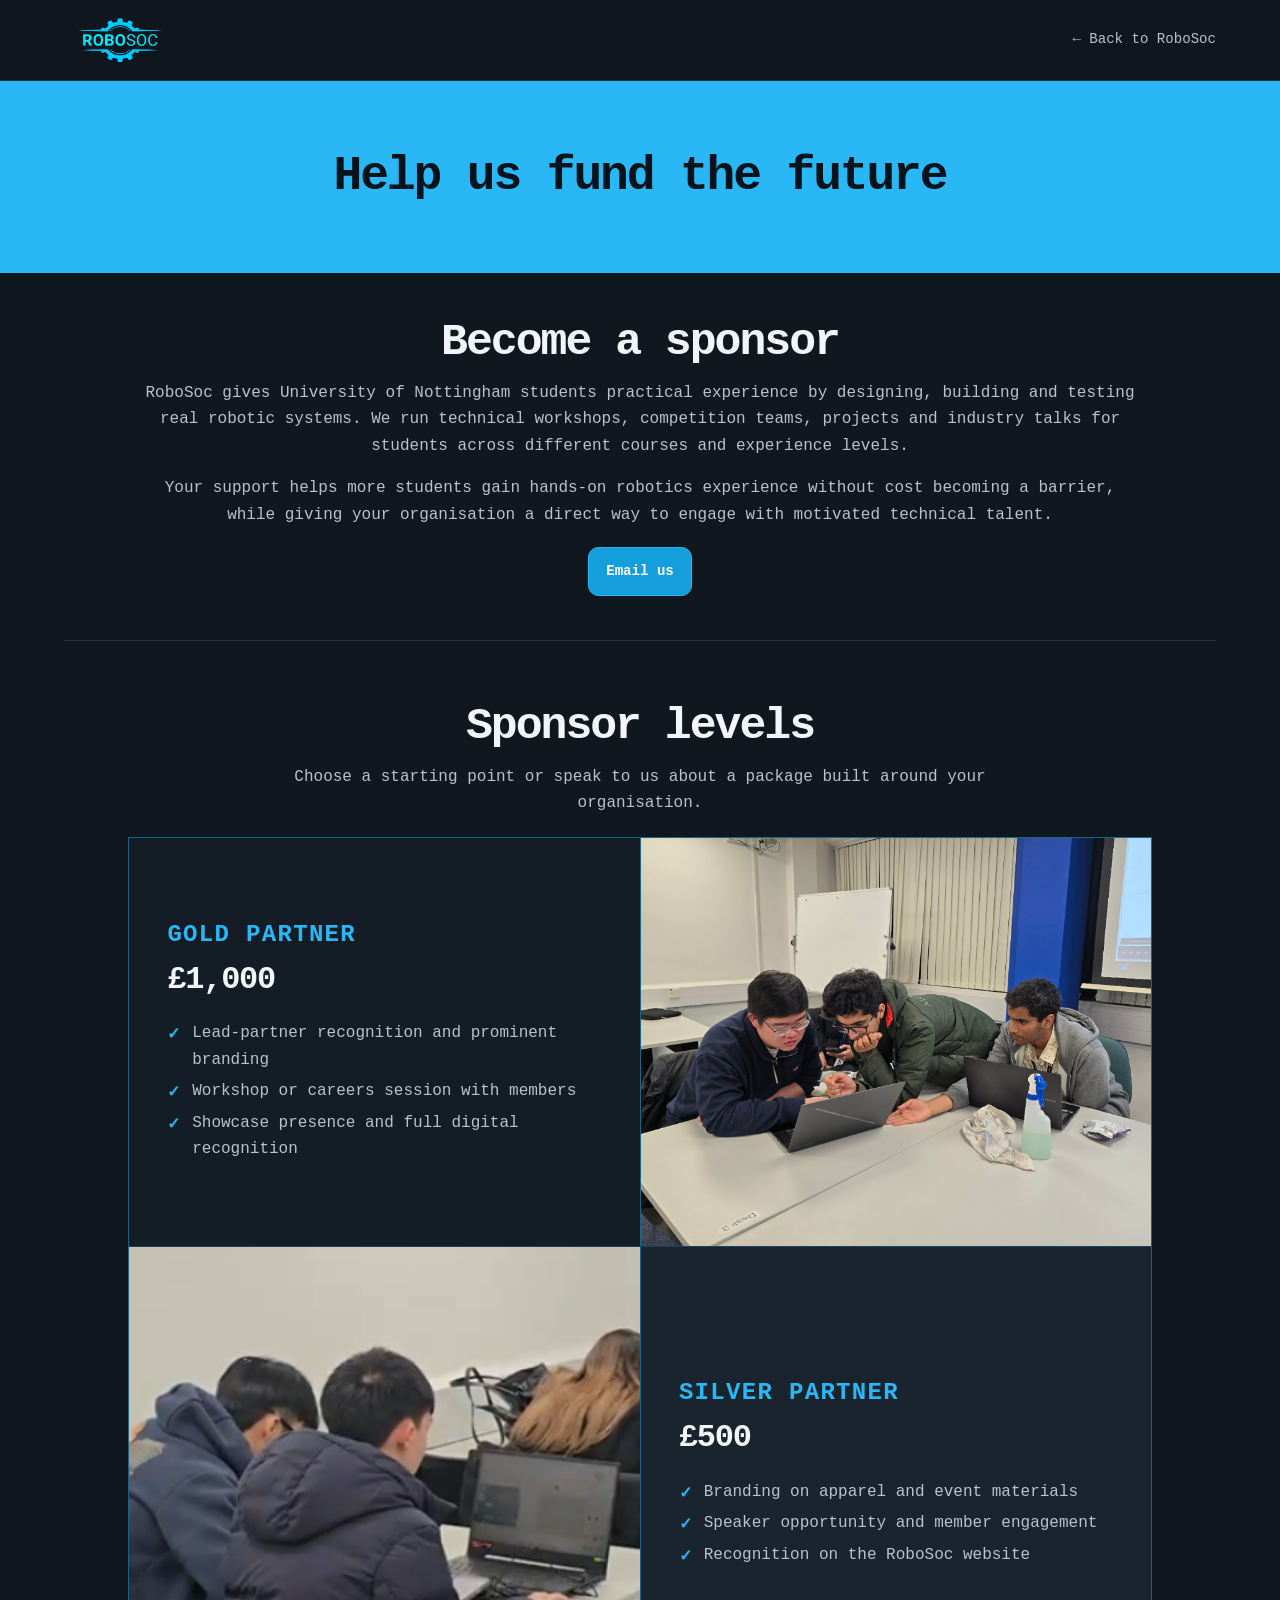
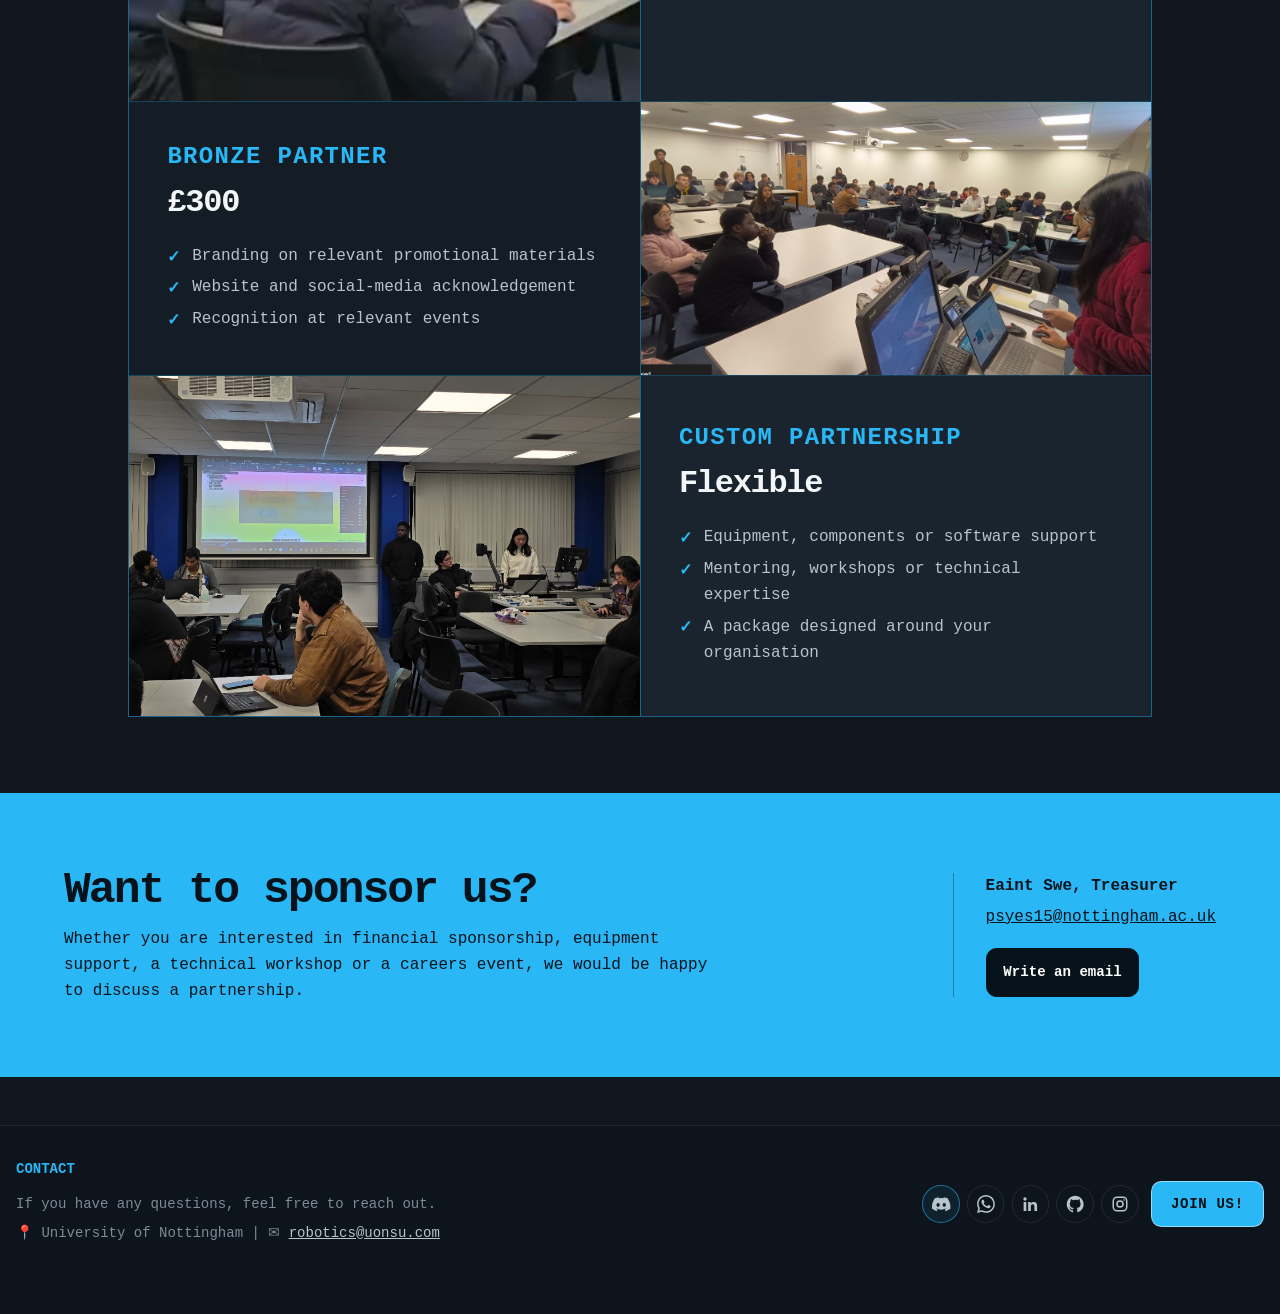
<file: sponsor.html>
<!doctype html>
<html lang="en">
<head>
<meta charset="utf-8"><meta name="viewport" content="width=device-width,initial-scale=1">
<meta name="description" content="Partner with the University of Nottingham Robotics Society and support practical robotics education.">
<title>Sponsor RoboSoc | UoN Robotics Society</title><link rel="icon" href="assets/robosoc-logo-transparent.png" type="image/png"><link rel="stylesheet" href="styles/shared-footer.css">
<style>
:root{color-scheme:dark;--bg:#10171f;--surface:#19242e;--deep:#141d26;--border:rgba(255,255,255,.1);--text:#f3f6f8;--dim:#b8c3cc;--muted:#7d8b96;--cyan:#2ab7f6;--action:#159edc;--soft:rgba(42,183,246,.1)}
*{box-sizing:border-box}html{scroll-behavior:smooth;scroll-padding-top:6rem}body{margin:0;background:var(--bg);color:var(--text);font:16px/1.65 ui-monospace,SFMono-Regular,Menlo,Consolas,monospace;text-rendering:optimizeLegibility}a{color:inherit}img{display:block;max-width:100%}h1,h2,h3,p{margin-top:0}h1,h2,h3{line-height:1.12;text-wrap:balance}h1{margin:0;font-size:clamp(2.45rem,7vw,5rem);letter-spacing:-.065em}h2{margin-bottom:.8rem;font-size:clamp(1.75rem,4vw,2.8rem);letter-spacing:-.045em}h3{font-size:1.15rem}.shell{width:min(72rem,calc(100% - 2rem));margin-inline:auto}.skip{position:fixed;z-index:50;top:-4rem;left:1rem;padding:.65rem 1rem;background:var(--cyan);color:#061018}.skip:focus{top:1rem}a:focus-visible,summary:focus-visible{outline:2px solid var(--cyan);outline-offset:4px}
header{position:sticky;z-index:20;top:0;border-bottom:1px solid var(--border);background:rgba(16,23,31,.95);backdrop-filter:blur(18px)}nav{min-height:5rem;display:flex;align-items:center;justify-content:space-between;gap:1rem}.brand{display:inline-flex;align-items:center;text-decoration:none}.brand img{width:7rem;height:3.7rem;object-fit:cover;transform:scale(1.55)}.nav-actions,.actions{display:flex;flex-wrap:wrap;align-items:center;gap:.7rem}.back{color:var(--dim);text-decoration:none;font-size:.88rem}.back:hover{color:var(--cyan)}
.button{display:inline-flex;min-height:46px;align-items:center;justify-content:center;padding:.74rem 1.05rem;border:1px solid var(--cyan);border-radius:.65rem;background:transparent;color:var(--text);font-size:.88rem;font-weight:900;text-decoration:none;transition:.2s}.button:hover{transform:translateY(-2px);background:var(--soft)}.button--primary{background:var(--action);color:#fff}.button--primary:hover{background:#0c83bb}
.funding{background:var(--cyan);color:#07131b}.funding .shell{display:flex;min-height:clamp(9.5rem,17vw,12rem);align-items:center;justify-content:center;text-align:center}.funding h1{font-size:clamp(2rem,4.5vw,3rem);letter-spacing:-.045em}.intro{display:block;max-width:64rem;padding-block:clamp(2rem,4vw,2.75rem);text-align:center}.intro p{max-width:62rem;margin-inline:auto;color:var(--dim)}.intro .actions{justify-content:center;margin-top:1.2rem}.section-heading{margin-bottom:1.25rem}.section-heading p{max-width:45rem;margin-bottom:0;color:var(--dim)}
.levels{padding-block:clamp(2.75rem,5vw,3.75rem);border-top:1px solid var(--border)}.levels>.section-heading{text-align:center}.levels>.section-heading p{margin-inline:auto}.partner-grid{display:grid;width:min(64rem,100%);margin-inline:auto;overflow:hidden;gap:1px;border:1px solid rgba(42,183,246,.28);background:rgba(42,183,246,.28)}.partner-tier{display:grid;grid-template-columns:repeat(2,minmax(0,1fr));min-height:16rem;gap:1px;background:rgba(42,183,246,.28)}.partner-copy{display:flex;flex-direction:column;justify-content:center;padding:clamp(1.5rem,3vw,2.6rem);background:var(--deep)}.partner-tier:nth-child(even) .partner-copy{background:var(--surface)}.partner-tier:nth-child(even) .partner-image{order:-1}.partner-copy h3{margin:0 0 .35rem;color:var(--cyan);font-size:clamp(1.15rem,2vw,1.5rem);letter-spacing:.055em;text-transform:uppercase}.price{margin:0 0 .85rem;color:var(--text);font-size:clamp(1.5rem,2.7vw,2rem);font-weight:900;letter-spacing:-.04em}.partner-copy ul{margin:0;padding:0;list-style:none;color:var(--dim)}.partner-copy li{position:relative;padding-left:1.55rem}.partner-copy li::before{position:absolute;top:.12em;left:0;color:var(--cyan);content:"✓";font-weight:900}.partner-copy li+li{margin-top:.32rem}.partner-image{min-height:16rem;overflow:hidden;background:#0c141c}.partner-image img{width:100%;height:100%;object-fit:cover}.partner-image--laptops img{transform:scale(1.08)}.partner-image--robot-front img{object-position:center 42%}.partner-image--robot-rear img{object-position:center 48%}
.contact-band{margin-top:1rem;background:var(--cyan);color:#07131b}.contact-inner{display:grid;grid-template-columns:minmax(0,1fr) auto;align-items:center;gap:2rem;padding-block:clamp(2.5rem,6vw,4.5rem)}.contact-inner h2{margin-bottom:.65rem}.contact-inner p{max-width:42rem;margin-bottom:0}.contact-details{min-width:min(100%,26rem);padding-left:2rem;border-left:1px solid rgba(7,19,27,.35)}.contact-details strong,.contact-details>a{display:block}.contact-details>a{width:fit-content;margin-top:.25rem}.contact-details .actions{margin-top:1.1rem}.contact-band .button{border-color:#07131b;color:#07131b}.contact-band .button--primary{background:#07131b;color:#fff}.contact-band .button:hover{background:rgba(7,19,27,.1)}.contact-band .button--primary:hover{background:#172630}
footer{border-top:1px solid var(--border)}.footer-inner{display:flex;align-items:center;justify-content:space-between;gap:1rem;padding:1.6rem 0;color:var(--muted);font-size:.76rem}.footer-inner a{color:var(--dim)}
@media(max-width:820px){.partner-tier{min-height:15rem}.partner-image{min-height:15rem}.contact-inner{grid-template-columns:1fr}.contact-details{padding:1.4rem 0 0;border-top:1px solid rgba(7,19,27,.35);border-left:0}}
@media(max-width:620px){.partner-tier{grid-template-columns:1fr}.partner-tier:nth-child(even) .partner-image{order:0}.partner-image{min-height:12rem}.partner-copy{padding:1.5rem}.partner-copy h3{font-size:1.12rem}.price{font-size:1.55rem}}
@media(max-width:560px){.shell{width:min(100% - 1.25rem,72rem)}nav{min-height:4.5rem}.brand img{width:5.4rem}.back{display:none}.funding .shell{min-height:9rem}.intro{padding-block:2.25rem}.actions .button{width:100%}.levels{padding-block:2.5rem}.contact-details{min-width:0}.footer-inner{align-items:flex-start;flex-direction:column}}
</style>
</head>
<body>
<a class="skip" href="#main">Skip to main content</a>
<header><nav class="shell" aria-label="Sponsorship navigation"><a class="brand" href="index.html" aria-label="RoboSoc home"><img src="assets/robosoc-logo-transparent.png" alt="UoN Robotics Society logo"></a><div class="nav-actions"><a class="back" href="index.html">&larr; Back to RoboSoc</a></div></nav></header>
<main id="main">
<section class="funding" aria-labelledby="page-title"><div class="shell"><h1 id="page-title">Help us fund the future</h1></div></section>
<section class="shell intro" aria-labelledby="intro-title"><h2 id="intro-title">Become a sponsor</h2><p>RoboSoc gives University of Nottingham students practical experience by designing, building and testing real robotic systems. We run technical workshops, competition teams, projects and industry talks for students across different courses and experience levels.</p><p>Your support helps more students gain hands-on robotics experience without cost becoming a barrier, while giving your organisation a direct way to engage with motivated technical talent.</p><div class="actions"><a class="button button--primary" href="mailto:psyes15@nottingham.ac.uk" aria-label="Email psyes15@nottingham.ac.uk">Email us</a></div></section>
<section id="levels" class="shell levels" aria-labelledby="levels-title"><div class="section-heading"><h2 id="levels-title">Sponsor levels</h2><p>Choose a starting point or speak to us about a package built around your organisation.</p></div><div class="partner-grid">
<article class="partner-tier"><div class="partner-copy"><h3>Gold Partner</h3><p class="price">£1,000</p><ul><li>Lead-partner recognition and prominent branding</li><li>Workshop or careers session with members</li><li>Showcase presence and full digital recognition</li></ul></div><div class="partner-image"><img src="assets/sponsor-workshop-team.png" width="822" height="658" loading="lazy" alt="RoboSoc members working together at a technical workshop"></div></article>
<article class="partner-tier"><div class="partner-copy"><h3>Silver Partner</h3><p class="price">£500</p><ul><li>Branding on apparel and event materials</li><li>Speaker opportunity and member engagement</li><li>Recognition on the RoboSoc website</li></ul></div><div class="partner-image partner-image--laptops"><img src="assets/sponsor-workshop-laptops.png" width="420" height="375" loading="lazy" alt="RoboSoc members programming together on laptops"></div></article>
<article class="partner-tier"><div class="partner-copy"><h3>Bronze Partner</h3><p class="price">£300</p><ul><li>Branding on relevant promotional materials</li><li>Website and social-media acknowledgement</li><li>Recognition at relevant events</li></ul></div><div class="partner-image partner-image--robot-front"><img src="assets/sponsor-bronze-workshop.png" width="1276" height="682" loading="lazy" alt="Students attending a RoboSoc workshop in a computer lab"></div></article>
<article class="partner-tier"><div class="partner-copy"><h3>Custom Partnership</h3><p class="price">Flexible</p><ul><li>Equipment, components or software support</li><li>Mentoring, workshops or technical expertise</li><li>A package designed around your organisation</li></ul></div><div class="partner-image partner-image--robot-rear"><img src="assets/sponsor-flexible-workshop.png" width="958" height="639" loading="lazy" alt="RoboSoc members working together during a technical session"></div></article>
</div></section>
<section class="contact-band" aria-labelledby="contact-title"><div class="shell contact-inner"><div><h2 id="contact-title">Want to sponsor us?</h2><p>Whether you are interested in financial sponsorship, equipment support, a technical workshop or a careers event, we would be happy to discuss a partnership.</p></div><div class="contact-details"><strong>Eaint Swe, Treasurer</strong><a href="mailto:psyes15@nottingham.ac.uk">psyes15@nottingham.ac.uk</a><div class="actions"><a class="button button--primary" href="mailto:psyes15@nottingham.ac.uk" aria-label="Email psyes15@nottingham.ac.uk">Write an email</a></div></div></div></section>
</main><footer class="shared-footer" id="contact"><div class="shared-footer__inner"><div class="shared-footer__layout"><div class="shared-footer__copy"><div class="shared-footer__title">CONTACT</div><p>If you have any questions, feel free to reach out.</p><p><span aria-hidden="true">📍</span> <span>University of Nottingham</span> | <span aria-hidden="true">✉</span> <a href="mailto:robotics@uonsu.com">robotics@uonsu.com</a></p></div><div class="shared-footer__actions"><div class="shared-footer__socials" aria-label="RoboSoc social links"><a class="shared-footer__social shared-footer__social--primary" href="https://discord.gg/pT8Kv5G4Uf" target="_blank" rel="noopener" aria-label="Discord"><svg viewBox="0 0 24 24" aria-hidden="true"><path d="M19.636 5.066A18 18 0 0 0 15.097 3.67c-.215.383-.409.778-.582 1.182a17 17 0 0 0-5.036 0A12 12 0 0 0 8.897 3.67 18 18 0 0 0 4.355 5.07C1.483 9.32.704 13.464 1.093 17.549a20 20 0 0 0 5.567 2.795c.451-.606.85-1.25 1.192-1.923a12 12 0 0 1-1.877-.896l.46-.346a13 13 0 0 0 11.13 0l.46.346c-.599.354-1.228.655-1.881.898.343.673.742 1.316 1.192 1.921a20 20 0 0 0 5.57-2.793c.457-4.738-.78-8.844-3.27-12.485M8.345 15.037c-1.085 0-1.981-.985-1.981-2.196s.865-2.205 1.978-2.205 2.002.994 1.983 2.205-.874 2.196-1.98 2.196m7.31 0c-1.087 0-1.98-.985-1.98-2.196s.865-2.205 1.98-2.205 1.996.994 1.977 2.205-.872 2.196-1.977 2.196"/></svg></a><a class="shared-footer__social" href="https://tr.ee/b_qTH4Rl23" target="_blank" rel="noopener" aria-label="WhatsApp"><svg viewBox="0 0 24 24" aria-hidden="true"><path d="M20.5 3.5A11.8 11.8 0 0 0 2.1 17.7L1 22l4.4-1.1A11.8 11.8 0 1 0 20.5 3.5M12 20a8 8 0 0 1-4.1-1.1l-.3-.2-2.6.7.7-2.5-.2-.4A8 8 0 1 1 12 20m4.4-6c-.2-.1-1.4-.7-1.7-.8s-.4-.1-.6.1-.6.8-.8 1-.3.2-.5.1a6.6 6.6 0 0 1-3.2-2.8c-.2-.4.2-.4.6-1.3.1-.2 0-.4 0-.5l-.8-1.9c-.2-.5-.4-.4-.6-.4h-.5c-.2 0-.5.1-.7.3-.3.3-1 1-1 2.4s1 2.8 1.2 3a10.6 10.6 0 0 0 4.1 3.6c1.5.6 2 .7 2.7.6.9-.1 1.4-.7 1.6-1.3.2-.6.2-1.1.1-1.3 0-.2-.2-.2-.4-.3"/></svg></a><a class="shared-footer__social" href="https://www.linkedin.com/company/uon-robotics-society-uk" target="_blank" rel="noopener" aria-label="LinkedIn"><svg viewBox="0 0 24 24" aria-hidden="true"><path d="M9.292 9.292h3.31v1.687h.036c.505-.91 1.995-1.834 3.838-1.834C20.013 9.145 21 11.023 21 14.502V21h-3.512v-5.858c0-1.557-.622-2.923-2.076-2.923-1.766 0-2.608 1.195-2.608 3.157V21H9.292zM3.438 21H6.95V9.292H3.438zM7.39 5.194a2.195 2.195 0 1 1-4.39 0 2.195 2.195 0 0 1 4.39 0"/></svg></a><a class="shared-footer__social" href="https://github.com/Robotics-Society-UoN" target="_blank" rel="noopener" aria-label="GitHub"><svg viewBox="0 0 24 24" aria-hidden="true"><path d="M12.009 1C5.92 1 1 5.958 1 12.091c0 4.903 3.153 9.053 7.528 10.521.547.11.747-.238.747-.532 0-.257-.018-1.138-.018-2.057-3.063.661-3.7-1.322-3.7-1.322-.492-1.285-1.222-1.616-1.222-1.616-1.002-.679.073-.679.073-.679 1.112.074 1.696 1.139 1.696 1.139.984 1.689 2.57 1.211 3.207.918.091-.717.383-1.212.693-1.488-2.442-.257-5.012-1.212-5.012-5.472 0-1.212.437-2.203 1.13-2.974-.11-.276-.492-1.414.11-2.938 0 0 .929-.294 3.025 1.138A10.5 10.5 0 0 1 12.009 6.36c.93 0 1.877.129 2.752.368 2.096-1.432 3.026-1.138 3.026-1.138.602 1.524.219 2.662.11 2.938.71.77 1.129 1.762 1.129 2.974 0 4.26-2.57 5.197-5.03 5.472.4.349.747 1.01.747 2.057 0 1.487-.018 2.68-.018 3.047 0 .294.2.643.747.533C19.847 21.143 23 16.994 23 12.09 23.018 5.958 18.079 1 12.009 1"/></svg></a><a class="shared-footer__social" href="https://www.instagram.com/uon_robotics_society/" target="_blank" rel="noopener" aria-label="Instagram"><svg viewBox="0 0 24 24" aria-hidden="true"><path d="M12 2c-2.709 0-3.059 0-4.131.056-.83.016-1.65.173-2.427.463-.654.26-1.207.598-1.772 1.163-.553.553-.903 1.106-1.151 1.772-.248.632-.417 1.354-.463 2.426C2.011 8.94 2 9.28 2 12c0 2.709 0 3.047.056 4.12.046 1.072.226 1.806.463 2.438.26.654.598 1.207 1.151 1.772.565.553 1.118.903 1.772 1.151.643.248 1.366.417 2.427.463C8.94 21.989 9.28 22 12 22c2.709 0 3.047 0 4.12-.056 1.06-.046 1.794-.226 2.426-.463a5.5 5.5 0 0 0 1.772-1.151c.565-.565.903-1.129 1.152-1.772.248-.643.417-1.366.474-2.438C21.989 15.06 22 14.72 22 12c0-2.709-.011-3.047-.056-4.12a7.5 7.5 0 0 0-.474-2.426 5.5 5.5 0 0 0-1.152-1.772c-.564-.565-1.106-.903-1.772-1.163a7.5 7.5 0 0 0-2.426-.451C15.047 2.011 14.709 2 12 2m0 4.865a5.135 5.135 0 1 0 0 10.27 5.135 5.135 0 0 0 0-10.27m0 8.465a3.33 3.33 0 1 1 0-6.66 3.33 3.33 0 0 1 0 6.66m6.535-8.669a1.196 1.196 0 1 1-2.393 0 1.196 1.196 0 0 1 2.393 0"/></svg></a></div><a class="shared-footer__join" href="https://su.nottingham.ac.uk/shop/product/24959-RB-1YEARmembership" target="_blank" rel="noopener">JOIN US!</a></div></div></div></footer>
</body></html>
</file>
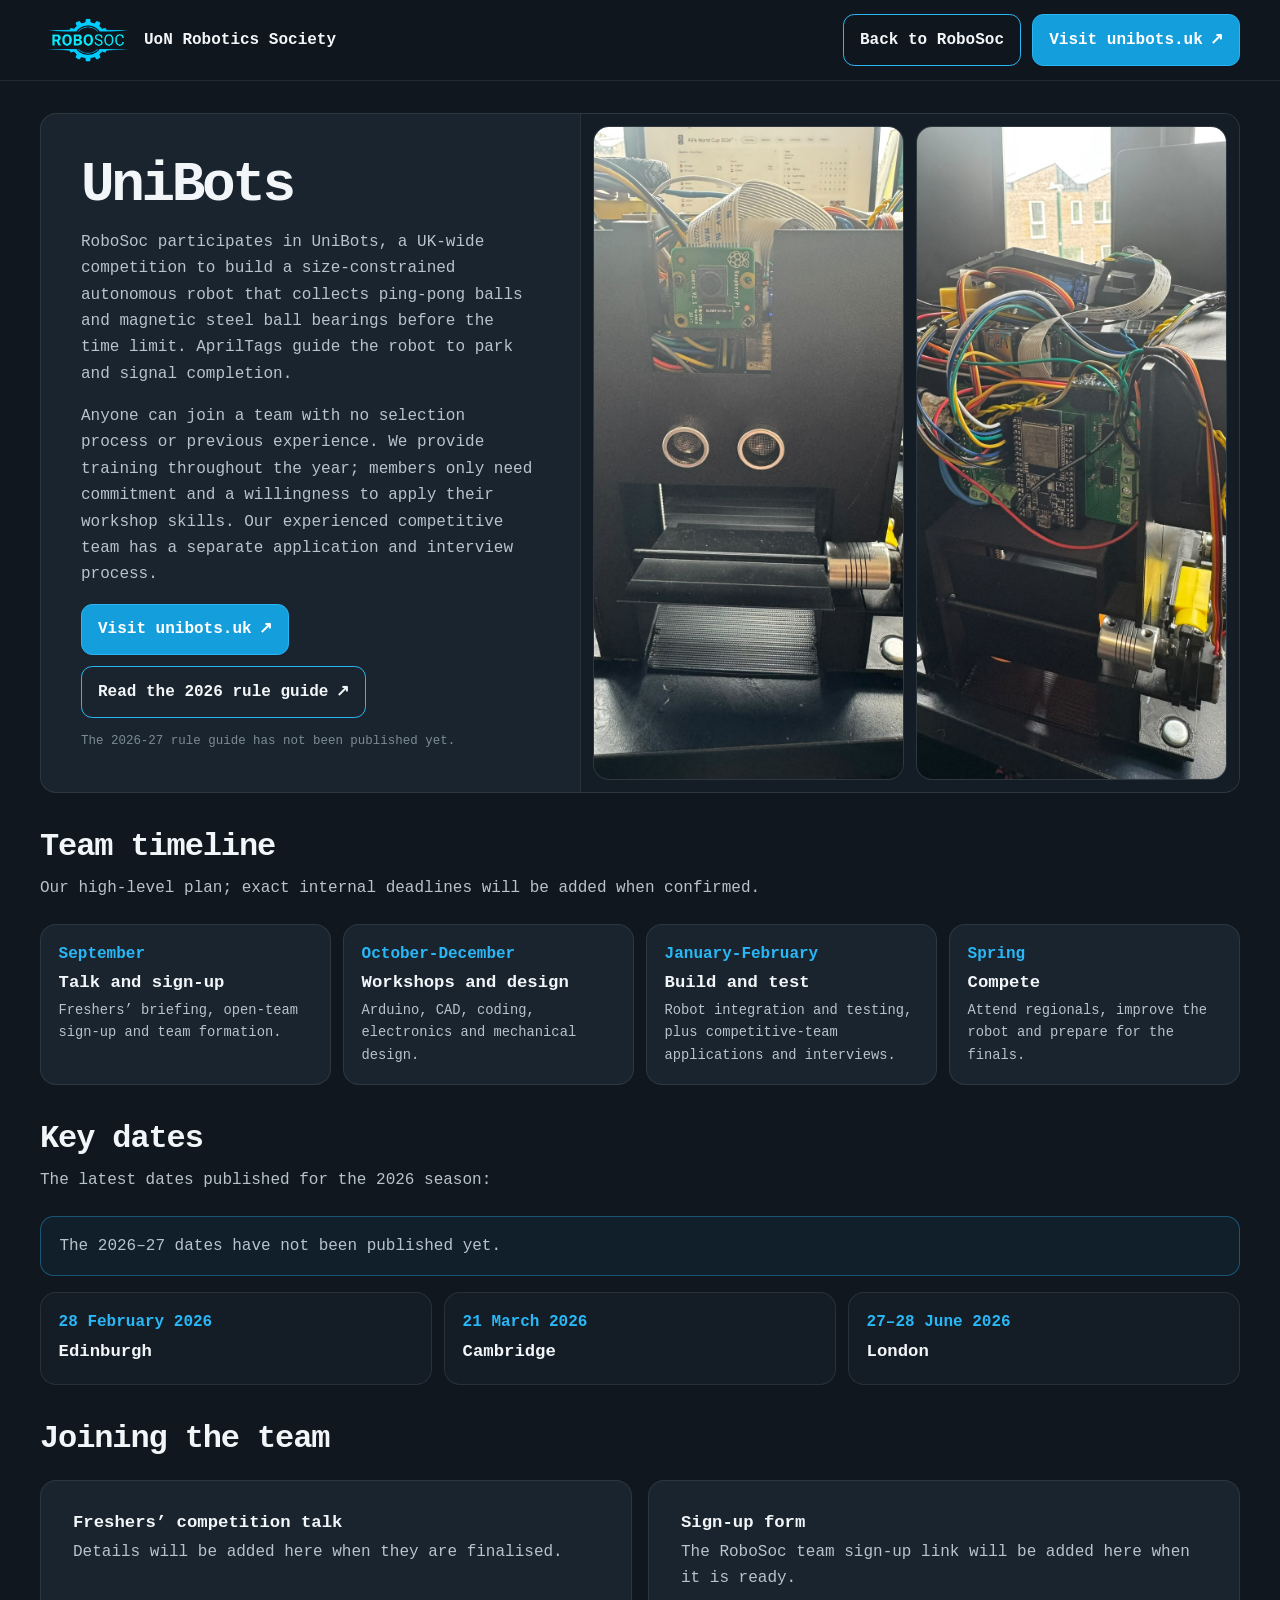
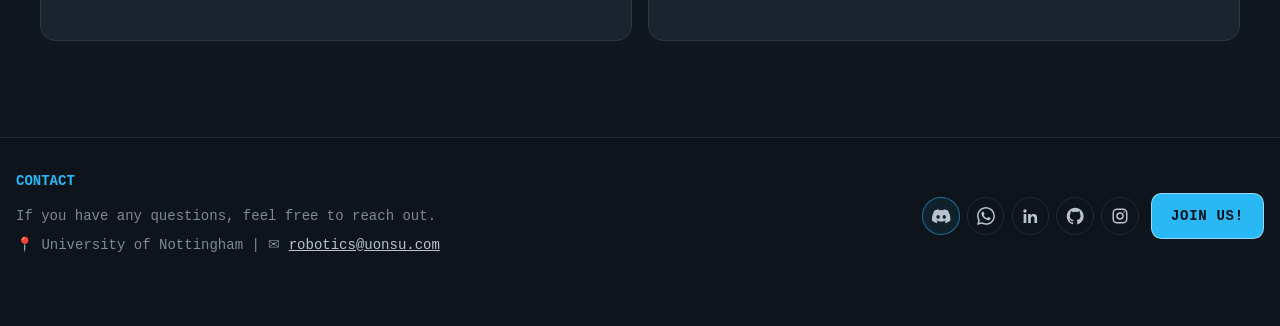
<file: unibots.html>
<!doctype html>
<html lang="en">
<head>
  <meta charset="utf-8">
  <meta name="viewport" content="width=device-width, initial-scale=1">
  <meta name="description" content="Join University of Nottingham RoboSoc's UniBots team and follow the latest published competition dates.">
  <title>UniBots | UoN Robotics Society</title>
  <link rel="icon" href="assets/robosoc-logo-transparent.png" type="image/png">
  <link rel="stylesheet" href="styles/shared-footer.css">
  <style>
    :root {
      color-scheme: dark;
      --bg: #10171f;
      --surface: #19242e;
      --surface-2: #141d26;
      --border: rgba(255, 255, 255, .085);
      --text: #f3f6f8;
      --dim: #b8c3cc;
      --muted: #7d8b96;
      --cyan: #2ab7f6;
      --cyan-soft: rgba(42, 183, 246, .12);
      --action: #159edc;
      --action-hover: #0c83bb;
      --shadow: 0 24px 70px rgba(0, 0, 0, .34);
    }

    * { box-sizing: border-box; }
    html { scroll-behavior: smooth; }
    body {
      margin: 0;
      background: var(--bg);
      color: var(--text);
      font: 16px/1.65 ui-monospace, SFMono-Regular, Menlo, Consolas, monospace;
    }

    a { color: inherit; }
    img { display: block; max-width: 100%; }
    h1, h2, h3, p { margin-top: 0; }
    h1, h2, h3 { line-height: 1.12; text-wrap: balance; }
    h1 { margin-bottom: .75rem; font-size: clamp(2.25rem, 4.5vw, 3.5rem); letter-spacing: -.06em; }
    h2 { margin-bottom: .65rem; font-size: clamp(1.45rem, 3vw, 2rem); letter-spacing: -.035em; }
    h3 { margin-bottom: .45rem; font-size: 1.08rem; }

    .shell { width: min(75rem, calc(100% - 2rem)); margin-inline: auto; }
    .site-header {
      position: sticky;
      z-index: 20;
      top: 0;
      border-bottom: 1px solid var(--border);
      background: rgba(16, 23, 31, .94);
      backdrop-filter: blur(18px);
    }
    .nav {
      min-height: 5rem;
      display: flex;
      align-items: center;
      justify-content: space-between;
      gap: 1rem;
    }
    .brand {
      display: flex;
      align-items: center;
      gap: .5rem;
      color: var(--text);
      text-decoration: none;
      font-weight: 900;
    }
    .brand img { width: 6rem; height: 3.6rem; object-fit: cover; transform: scale(1.75); }
    .nav-actions, .hero-actions { display: flex; flex-wrap: wrap; align-items: center; gap: .7rem; }

    .button {
      display: inline-flex;
      min-height: 44px;
      align-items: center;
      justify-content: center;
      gap: .45rem;
      padding: .72rem 1rem;
      border: 1px solid var(--cyan);
      border-radius: .7rem;
      background: transparent;
      color: var(--text);
      text-decoration: none;
      font-weight: 900;
      transition: transform .2s ease, background .2s ease;
    }
    .button:hover { transform: translateY(-2px); background: var(--cyan-soft); }
    .button--primary { background: var(--action); color: #fff; }
    .button--primary:hover { background: var(--action-hover); }
    .button--muted {
      cursor: default;
      border-color: var(--border);
      color: var(--muted);
      background: rgba(255, 255, 255, .02);
    }

    main { padding: 2rem 0 3rem; }
    .hero {
      display: grid;
      grid-template-columns: minmax(0, .9fr) minmax(28rem, 1.1fr);
      overflow: hidden;
      border: 1px solid var(--border);
      border-radius: 1rem;
      background: var(--surface);
    }
    .hero-copy { align-self: center; max-width: 54rem; padding: clamp(1.5rem, 4vw, 2.5rem); }
    .eyebrow {
      margin-bottom: .8rem;
      color: var(--cyan);
      font-size: .78rem;
      font-weight: 900;
      letter-spacing: .14em;
      text-transform: uppercase;
    }
    .lead { max-width: 48rem; color: var(--dim); font-size: 1rem; }
    .rule-note { margin: .85rem 0 0; color: var(--muted); font-size: .78rem; }

    .section { margin-top: 2.25rem; }
    .section-heading { max-width: 50rem; margin-bottom: 1.4rem; }
    .section-heading p { color: var(--dim); }
    .notice {
      padding: 1rem 1.15rem;
      border: 1px solid rgba(42, 183, 246, .35);
      border-radius: .85rem;
      background: rgba(42, 183, 246, .055);
      color: var(--dim);
    }

    .date-grid { display: grid; grid-template-columns: repeat(3, 1fr); gap: .75rem; margin-top: 1rem; }
    .date-card {
      position: relative;
      padding: 1rem 1.1rem;
      overflow: hidden;
      border: 1px solid var(--border);
      border-radius: 1rem;
      background: var(--surface-2);
    }
    .date-card time { display: block; margin-bottom: .4rem; color: var(--cyan); font-size: 1rem; font-weight: 900; }
    .date-card p { color: var(--dim); font-size: .86rem; }
    .tag {
      display: inline-flex;
      padding: .25rem .5rem;
      border: 1px solid var(--border);
      border-radius: 999px;
      color: var(--muted);
      font-size: .66rem;
      font-weight: 900;
      letter-spacing: .06em;
      text-transform: uppercase;
    }

    .info-grid { display: grid; grid-template-columns: repeat(2, 1fr); gap: 1rem; }
    .timeline-grid { display: grid; grid-template-columns: repeat(4, 1fr); gap: .75rem; }
    .timeline-card {
      padding: 1rem 1.1rem;
      border: 1px solid var(--border);
      border-radius: 1rem;
      background: var(--surface);
    }
    .timeline-card strong { display: block; margin-bottom: .35rem; color: var(--cyan); }
    .timeline-card p { margin-bottom: 0; color: var(--dim); font-size: .86rem; }
    .panel {
      padding: clamp(1.35rem, 3vw, 2rem);
      border: 1px solid var(--border);
      border-radius: 1rem;
      background: var(--surface);
    }
    .panel p, .panel li { color: var(--dim); }
    .panel ul { margin: 1rem 0 1.35rem; padding-left: 1.15rem; }
    .gallery {
      display: grid;
      grid-template-columns: repeat(2, minmax(0, 1fr));
      grid-template-rows: 18rem;
      gap: .75rem;
    }
    .gallery figure { position: relative; margin: 0; overflow: hidden; border: 1px solid var(--border); border-radius: 1rem; background: var(--surface); }
    .gallery img { width: 100%; height: 100%; object-fit: cover; }
    .gallery figure:nth-child(2) img { object-position: center 45%; }
    .hero-gallery {
      align-self: stretch;
      grid-template-rows: 100%;
      padding: .75rem;
      border-left: 1px solid var(--border);
      background: var(--surface-2);
    }

    footer { padding: 2rem 0; border-top: 1px solid var(--border); color: var(--muted); font-size: .78rem; }

    @media (max-width: 860px) {
      .hero { grid-template-columns: 1fr; }
      .date-grid { grid-template-columns: 1fr; }
      .info-grid { grid-template-columns: 1fr; }
      .timeline-grid { grid-template-columns: repeat(2, 1fr); }
      .gallery { grid-template-columns: 1fr 1fr; grid-template-rows: 17rem; }
      .hero-gallery { border-top: 1px solid var(--border); border-left: 0; }
    }

    @media (max-width: 560px) {
      .shell { width: min(100% - 1rem, 75rem); }
      .brand span { display: none; }
      .brand img { width: 5rem; }
      .nav-actions .button:first-child { display: none; }
      main { padding-top: .5rem; }
      .gallery { grid-template-columns: 1fr 1fr; grid-template-rows: 13rem; }
      .timeline-grid { grid-template-columns: 1fr; }
    }
  </style>
</head>
<body>
  <header class="site-header">
    <nav class="nav shell" aria-label="UniBots navigation">
      <a class="brand" href="index.html">
        <img src="assets/robosoc-logo-transparent.png" alt="UoN Robotics Society logo">
        <span>UoN Robotics Society</span>
      </a>
      <div class="nav-actions">
        <a class="button" href="index.html">Back to RoboSoc</a>
        <a class="button button--primary" href="https://unibots.uk/" target="_blank" rel="noopener">Visit unibots.uk <span aria-hidden="true">↗</span></a>
      </div>
    </nav>
  </header>

  <main class="shell">
    <section class="hero">
      <div class="hero-copy">
        <h1>UniBots</h1>
        <p class="lead">RoboSoc participates in UniBots, a UK-wide competition to build a size-constrained autonomous robot that collects ping-pong balls and magnetic steel ball bearings before the time limit. AprilTags guide the robot to park and signal completion.</p>
        <p class="lead">Anyone can join a team with no selection process or previous experience. We provide training throughout the year; members only need commitment and a willingness to apply their workshop skills. Our experienced competitive team has a separate application and interview process.</p>
        <div class="hero-actions">
          <a class="button button--primary" href="https://unibots.uk/" target="_blank" rel="noopener">Visit unibots.uk <span aria-hidden="true">↗</span></a>
          <a class="button" href="https://drive.google.com/file/d/1o8o7uDTNMdY5BcpHWy7s0t6RFLKLWaQE/view?usp=drive_link" target="_blank" rel="noopener">Read the 2026 rule guide <span aria-hidden="true">↗</span></a>
        </div>
        <p class="rule-note">The 2026-27 rule guide has not been published yet.</p>
      </div>
      <div class="gallery hero-gallery" aria-label="RoboSoc UniBots robot">
        <figure>
          <img src="assets/unibots-robot-front.png" width="1200" height="1600" alt="Front view of RoboSoc's UniBots robot">
        </figure>
        <figure>
          <img src="assets/unibots-robot-rear.png" width="1200" height="1600" alt="Rear view of RoboSoc's UniBots robot showing its electronics and wiring">
        </figure>
      </div>
    </section>

    <section id="timeline" class="section">
      <div class="section-heading">
        <h2>Team timeline</h2>
        <p>Our high-level plan; exact internal deadlines will be added when confirmed.</p>
      </div>
      <div class="timeline-grid">
        <article class="timeline-card">
          <strong>September</strong>
          <h3>Talk and sign-up</h3>
          <p>Freshers’ briefing, open-team sign-up and team formation.</p>
        </article>
        <article class="timeline-card">
          <strong>October-December</strong>
          <h3>Workshops and design</h3>
          <p>Arduino, CAD, coding, electronics and mechanical design.</p>
        </article>
        <article class="timeline-card">
          <strong>January-February</strong>
          <h3>Build and test</h3>
          <p>Robot integration and testing, plus competitive-team applications and interviews.</p>
        </article>
        <article class="timeline-card">
          <strong>Spring</strong>
          <h3>Compete</h3>
          <p>Attend regionals, improve the robot and prepare for the finals.</p>
        </article>
      </div>
    </section>

    <section id="dates" class="section">
      <div class="section-heading">
        <h2>Key dates</h2>
        <p>The latest dates published for the 2026 season:</p>
      </div>
      <div class="notice">The 2026–27 dates have not been published yet.</div>
      <div class="date-grid">
        <article class="date-card">
          <time datetime="2026-02-28">28 February 2026</time>
          <h3>Edinburgh</h3>
        </article>
        <article class="date-card">
          <time datetime="2026-03-21">21 March 2026</time>
          <h3>Cambridge</h3>
        </article>
        <article class="date-card">
          <time datetime="2026-06-27">27–28 June 2026</time>
          <h3>London</h3>
        </article>
      </div>
    </section>

    <section id="join" class="section">
      <div class="section-heading">
        <h2>Joining the team</h2>
      </div>
      <div class="info-grid">
        <article class="panel">
          <h3>Freshers’ competition talk</h3>
          <p>Details will be added here when they are finalised.</p>
        </article>
        <article class="panel">
          <h3>Sign-up form</h3>
          <p>The RoboSoc team sign-up link will be added here when it is ready.</p>
        </article>
      </div>
    </section>
  </main>

  <footer class="shared-footer" id="contact">
    <div class="shared-footer__inner">
      <div class="shared-footer__layout">
        <div class="shared-footer__copy"><div class="shared-footer__title">CONTACT</div><p>If you have any questions, feel free to reach out.</p><p><span aria-hidden="true">📍</span> <span>University of Nottingham</span> | <span aria-hidden="true">✉</span> <a href="mailto:robotics@uonsu.com">robotics@uonsu.com</a></p></div>
        <div class="shared-footer__actions">
          <div class="shared-footer__socials" aria-label="RoboSoc social links">
            <a class="shared-footer__social shared-footer__social--primary" href="https://discord.gg/pT8Kv5G4Uf" target="_blank" rel="noopener" aria-label="Discord"><svg viewBox="0 0 24 24" aria-hidden="true"><path d="M19.636 5.066A18 18 0 0 0 15.097 3.67c-.215.383-.409.778-.582 1.182a17 17 0 0 0-5.036 0A12 12 0 0 0 8.897 3.67 18 18 0 0 0 4.355 5.07C1.483 9.32.704 13.464 1.093 17.549a20 20 0 0 0 5.567 2.795c.451-.606.85-1.25 1.192-1.923a12 12 0 0 1-1.877-.896l.46-.346a13 13 0 0 0 11.13 0l.46.346c-.599.354-1.228.655-1.881.898.343.673.742 1.316 1.192 1.921a20 20 0 0 0 5.57-2.793c.457-4.738-.78-8.844-3.27-12.485M8.345 15.037c-1.085 0-1.981-.985-1.981-2.196s.865-2.205 1.978-2.205 2.002.994 1.983 2.205-.874 2.196-1.98 2.196m7.31 0c-1.087 0-1.98-.985-1.98-2.196s.865-2.205 1.98-2.205 1.996.994 1.977 2.205-.872 2.196-1.977 2.196"/></svg></a>
            <a class="shared-footer__social" href="https://tr.ee/b_qTH4Rl23" target="_blank" rel="noopener" aria-label="WhatsApp"><svg viewBox="0 0 24 24" aria-hidden="true"><path d="M20.5 11.5a8.5 8.5 0 0 1-12.6 7.4L3 20.5l1.6-4.7a8.5 8.5 0 1 1 15.9-4.3Z"/><path d="M8.2 7.4c.6 4.6 3.8 7.8 8.4 8.4l1.3-1.4 2 1c-.3 2-1.5 3.1-3.5 3.1A10.9 10.9 0 0 1 5.5 7.6c0-2 1.1-3.2 3.1-3.5l1 2-1.4 1.3Z"/></svg></a>
            <a class="shared-footer__social" href="https://www.linkedin.com/company/uon-robotics-society-uk" target="_blank" rel="noopener" aria-label="LinkedIn"><svg viewBox="0 0 24 24" aria-hidden="true"><path d="M9.292 9.292h3.31v1.687h.036c.505-.91 1.995-1.834 3.838-1.834C20.013 9.145 21 11.023 21 14.502V21h-3.512v-5.858c0-1.557-.622-2.923-2.076-2.923-1.766 0-2.608 1.195-2.608 3.157V21H9.292zM3.438 21H6.95V9.292H3.438zM7.39 5.194a2.195 2.195 0 1 1-4.39 0 2.195 2.195 0 0 1 4.39 0"/></svg></a>
            <a class="shared-footer__social" href="https://github.com/Robotics-Society-UoN" target="_blank" rel="noopener" aria-label="GitHub"><svg viewBox="0 0 24 24" aria-hidden="true"><path d="M12.009 1C5.92 1 1 5.958 1 12.091c0 4.903 3.153 9.053 7.528 10.521.547.11.747-.238.747-.532 0-.257-.018-1.138-.018-2.057-3.063.661-3.7-1.322-3.7-1.322-.492-1.285-1.222-1.616-1.222-1.616-1.002-.679.073-.679.073-.679 1.112.074 1.696 1.139 1.696 1.139.984 1.689 2.57 1.211 3.207.918.091-.717.383-1.212.693-1.488-2.442-.257-5.012-1.212-5.012-5.472 0-1.212.437-2.203 1.13-2.974-.11-.276-.492-1.414.11-2.938 0 0 .929-.294 3.025 1.138A10.5 10.5 0 0 1 12.009 6.36c.93 0 1.877.129 2.752.368 2.096-1.432 3.026-1.138 3.026-1.138.602 1.524.219 2.662.11 2.938.71.77 1.129 1.762 1.129 2.974 0 4.26-2.57 5.197-5.03 5.472.4.349.747 1.01.747 2.057 0 1.487-.018 2.68-.018 3.047 0 .294.2.643.747.533C19.847 21.143 23 16.994 23 12.09 23.018 5.958 18.079 1 12.009 1"/></svg></a>
            <a class="shared-footer__social" href="https://www.instagram.com/uon_robotics_society/" target="_blank" rel="noopener" aria-label="Instagram"><svg viewBox="0 0 24 24" aria-hidden="true"><rect x="3" y="3" width="18" height="18" rx="5"/><circle cx="12" cy="12" r="4"/><circle class="icon-fill" cx="17.4" cy="6.6" r="1"/></svg></a>
          </div>
          <a class="shared-footer__join" href="https://su.nottingham.ac.uk/shop/product/24959-RB-1YEARmembership" target="_blank" rel="noopener">JOIN US!</a>
        </div>
      </div>
    </div>
  </footer>
</body>
</html>
</file>
<file: styles/shared-footer.css>
.shared-footer {
  margin-top: 3rem;
  padding: 0;
  border-top: 1px solid rgba(255, 255, 255, .085);
  background: #0d141b;
  color: #b8c3cc;
  font-size: .875rem;
}
.shared-footer__inner { width: min(80rem, calc(100% - 2rem)); margin-inline: auto; padding: 2rem 0; }
.shared-footer__layout { display: flex; align-items: center; justify-content: space-between; gap: 1.5rem; margin-bottom: 2rem; }
.shared-footer__copy { max-width: 46rem; }
.shared-footer__title { margin-bottom: .75rem; color: #2ab7f6; font-weight: 800; }
.shared-footer p { margin: 0 0 .35rem; color: #7d8b96; }
.shared-footer a { color: #b8c3cc; }
.shared-footer a:hover { color: #f3f6f8; }
.shared-footer__actions { display: flex; align-items: center; justify-content: flex-end; gap: .75rem; margin-left: auto; }
.shared-footer__socials { display: flex; align-items: center; gap: .45rem; }
.shared-footer__social {
  display: inline-grid;
  width: 2.35rem;
  height: 2.35rem;
  flex: 0 0 auto;
  place-items: center;
  border: 1px solid rgba(255, 255, 255, .085);
  border-radius: 999px;
  color: #b8c3cc;
  text-decoration: none;
}
.shared-footer__social:hover { border-color: #2ab7f6; color: #2ab7f6; }
.shared-footer__social--primary { border-color: rgba(42, 183, 246, .55); background: rgba(42, 183, 246, .08); color: #2ab7f6; }
.shared-footer__social svg { width: 1.15rem; height: 1.15rem; fill: currentColor; }
.shared-footer__social[aria-label="Discord"] svg { transform: scale(1.1); transform-origin: center; }
.shared-footer__social[aria-label="Instagram"] svg,
.shared-footer__social[aria-label="WhatsApp"] svg { display: none; }
.shared-footer__social[aria-label="Instagram"]::before,
.shared-footer__social[aria-label="WhatsApp"]::before {
  width: 1.15rem;
  height: 1.15rem;
  background: currentColor;
  content: "";
  mask-position: center;
  mask-repeat: no-repeat;
  mask-size: contain;
}
.shared-footer__social[aria-label="Instagram"]::before {
  mask-image: url("data:image/svg+xml,%3Csvg xmlns='http://www.w3.org/2000/svg' viewBox='0 0 24 24' fill='none' stroke='black' stroke-width='2' stroke-linecap='round' stroke-linejoin='round'%3E%3Crect x='3' y='3' width='18' height='18' rx='5'/%3E%3Ccircle cx='12' cy='12' r='4'/%3E%3Ccircle cx='17.4' cy='6.6' r='1' fill='black' stroke='none'/%3E%3C/svg%3E");
}
.shared-footer__social[aria-label="WhatsApp"]::before {
  mask-image: url("data:image/svg+xml,%3Csvg xmlns='http://www.w3.org/2000/svg' viewBox='0 0 16 16'%3E%3Cpath d='M13.601 2.326A7.85 7.85 0 0 0 7.994 0C3.627 0 .068 3.558.064 7.926c0 1.399.366 2.76 1.057 3.965L0 16l4.204-1.102a7.9 7.9 0 0 0 3.79.965h.004c4.368 0 7.926-3.558 7.93-7.93A7.9 7.9 0 0 0 13.6 2.326zM7.994 14.521a6.6 6.6 0 0 1-3.356-.92l-.24-.144-2.494.654.666-2.433-.156-.251a6.56 6.56 0 0 1-1.007-3.505c0-3.626 2.957-6.584 6.591-6.584a6.56 6.56 0 0 1 4.66 1.931 6.56 6.56 0 0 1 1.928 4.66c-.004 3.639-2.961 6.592-6.592 6.592m3.615-4.934c-.197-.099-1.17-.578-1.353-.646-.182-.065-.315-.099-.445.099-.133.197-.513.646-.627.775-.114.133-.232.148-.43.05-.197-.1-.836-.308-1.592-.985-.59-.525-.985-1.175-1.103-1.372-.114-.198-.011-.304.088-.403.087-.088.197-.232.296-.346.1-.114.133-.198.198-.33.065-.134.034-.248-.015-.347-.05-.099-.445-1.076-.612-1.47-.16-.389-.323-.335-.445-.34-.114-.007-.247-.007-.38-.007a.73.73 0 0 0-.529.247c-.182.198-.691.677-.691 1.654s.71 1.916.81 2.049c.098.133 1.394 2.132 3.383 2.992.47.205.84.326 1.129.418.475.152.904.129 1.246.08.38-.058 1.171-.48 1.338-.943.164-.464.164-.86.114-.943-.049-.084-.182-.133-.38-.232'/%3E%3C/svg%3E");
}
.shared-footer__join {
  display: inline-flex;
  min-height: 44px;
  align-items: center;
  justify-content: center;
  padding: .65rem 1.2rem;
  border: 1px solid rgba(255, 255, 255, .5);
  border-radius: .65rem;
  background: #2ab7f6;
  color: #031116 !important;
  font-weight: 800;
  letter-spacing: .05em;
  text-decoration: none;
}
.shared-footer__join:hover { background: #129bd9; color: #031116 !important; }
@media (max-width: 800px) {
  .shared-footer__layout { align-items: flex-start; flex-direction: column; }
  .shared-footer__actions { width: 100%; flex-wrap: wrap; justify-content: flex-end; }
}
@media (max-width: 480px) {
  .shared-footer__inner { width: min(100% - 1.5rem, 80rem); }
  .shared-footer__actions { align-items: flex-end; flex-direction: column; }
  .shared-footer__join { width: 100%; }
}
</file>
